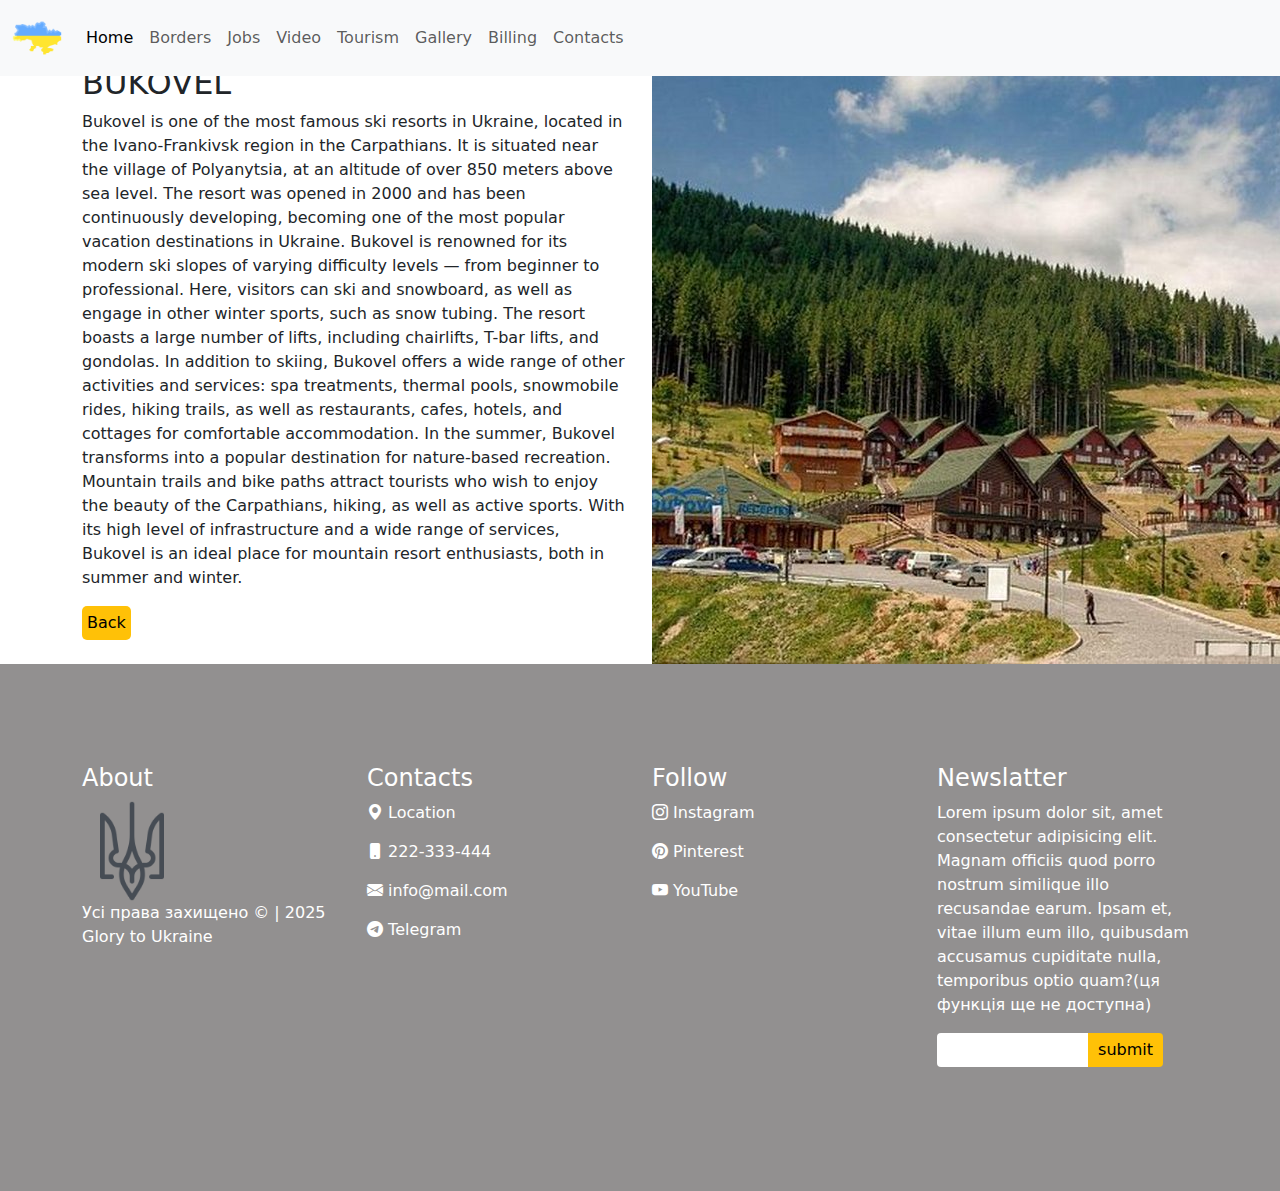
<file: Новая папка/01bukovel.html>
<!DOCTYPE html>
<html lang="en">

<head>
    <meta charset="UTF-8">
    <meta name="viewport" content="width=device-width, initial-scale=1.0">
    <title>Ukraine</title>
    <link rel="stylesheet" href="css/style.css">
    <link href="https://cdn.jsdelivr.net/npm/bootstrap@5.3.3/dist/css/bootstrap.min.css" rel="stylesheet"
        integrity="sha384-QWTKZyjpPEjISv5WaRU9OFeRpok6YctnYmDr5pNlyT2bRjXh0JMhjY6hW+ALEwIH" crossorigin="anonymous">
    <link rel="stylesheet" href="https://cdn.jsdelivr.net/npm/bootstrap-icons@1.11.3/font/bootstrap-icons.min.css">-
</head>

<body>
    <nav class="navbar navbar-expand-lg bg-body-tertiary fixed-top">
        <div class="container-fluid">
            <a class="navbar-brand" href="#">
                <img src="img/logo.png" alt="logo" style="width: 50px;">
            </a>
            <button class="navbar-toggler" type="button" data-bs-toggle="collapse" data-bs-target="#navbarNav"
                aria-controls="navbarNav" aria-expanded="false" aria-label="Toggle navigation">
                <span class="navbar-toggler-icon"></span>
            </button>
            <div class="collapse navbar-collapse" id="navbarNav">
                <ul class="navbar-nav">
                    <li class="nav-item">
                        <a class="nav-link active" aria-current="page" href="index.html">Home</a>
                    </li>
                    <li class="nav-item">
                        <a class="nav-link" href="index.html#borders">Borders</a>
                    </li>
                    <li class="nav-item">
                        <a class="nav-link" href="index.html#jobs">Jobs</a>
                    </li>
                    <li class="nav-item">
                        <a class="nav-link" href="video.html">Video</a>
                    </li>
                    <li class="nav-item">
                        <a class="nav-link" href="tourism.html">Tourism</a>
                    </li>
                    <li class="nav-item">
                        <a class="nav-link" href="gallery.html">Gallery</a>
                    </li>
                    <li class="nav-item">
                        <a class="nav-link" href="billing.html">Billing</a>
                    </li>
                    <li class="nav-item">
                        <a class="nav-link" href="contacts.html">Contacts</a>
                    </li>
                </ul>
            </div>
        </div>
    </nav>
    <main id="main">
        <section id="bukovel">
            <div class="container">
                <div class="row">
                    <div class="col-xl-6">
                        <h2>BUKOVEL</h2>
                        <p>Bukovel is one of the most famous ski resorts in Ukraine, located in the Ivano-Frankivsk region in the Carpathians. It is situated near the village of Polyanytsia, at an altitude of over 850 meters above sea level. The resort was opened in 2000 and has been continuously developing, becoming one of the most popular vacation destinations in Ukraine.

                            Bukovel is renowned for its modern ski slopes of varying difficulty levels — from beginner to professional. Here, visitors can ski and snowboard, as well as engage in other winter sports, such as snow tubing. The resort boasts a large number of lifts, including chairlifts, T-bar lifts, and gondolas.
                            
                            In addition to skiing, Bukovel offers a wide range of other activities and services: spa treatments, thermal pools, snowmobile rides, hiking trails, as well as restaurants, cafes, hotels, and cottages for comfortable accommodation.
                            
                            In the summer, Bukovel transforms into a popular destination for nature-based recreation. Mountain trails and bike paths attract tourists who wish to enjoy the beauty of the Carpathians, hiking, as well as active sports.
                            
                            With its high level of infrastructure and a wide range of services, Bukovel is an ideal place for mountain resort enthusiasts, both in summer and winter.</p>
                           <button style="border: none;  padding: 5px; background-color: #ffc107; border-radius: 5px;" onclick="window.history.back()">Back</button> 
                    </div>
                    
                    <div class="col-xl-6">
                        <img src="img/anons/05-anons.jpg" alt="">
                    </div>
                </div>
            </div>
        </section>
    </main>
    <footer id="footer">
        <div class="container">
            <div class="row">
                <div class="col-xl-3 col-md-6 footer-info pb-4">
                    <h4>About</h4>
                    <a href="index.html"><img src="img/ukraine.png" alt="logo" class="logo"></a>
                    <p>Усі права захищено © | 2025
                        Glory to Ukraine</p>
                </div>
                <div class="col-xl-3 col-md-6 footer-links pb-4">
                    <h4>Contacts</h4>
                    <ul>
                        <li><a href="https://maps.app.goo.gl/LLhSZV8zHzN7e47a8" target="_blank"><i
                                    class="bi bi-geo-alt-fill"></i> Location</a></li>
                        <li><a href="tel:+222-333-444" target="_blank"><i class="bi bi-phone-fill"></i> 222-333-444</a>
                        </li>
                        <li><a href="mailto:info@mail.com" target="_blank"><i class="bi bi-envelope-fill"></i>
                                info@mail.com</a></li>
                        <li><a href="https://t.me/+V5ZdwowkB_TPWVcL" target="_blank"> <i class="bi bi-telegram"></i>
                                Telegram</a></li>
                        

                    </ul>
                </div>
                <div class="col-xl-3 col-md-6 footer-links pb-4">
                    <h4>Follow</h4>
                    <ul>
                        <li><a href="https://www.instagram.com/tsnua/" target="_blank"><i class="bi bi-instagram"></i> Instagram</a></li>
                        <li><a href="https://ru.pinterest.com/search/pins/?q=Ukraine&rs=typed" target="_blank"><i class="bi bi-pinterest"></i> Pinterest</a></li>
                        
                        <li><a href="https://www.youtube.com/@tsn" target="_blank"><i class="bi bi-youtube"></i> YouTube</a></li>
                        
                        
                    </ul>
                </div>
                <div class="col-xl-3 col-md-6 footer-newslatter pb-4">
                    <h4>Newslatter</h4>
                    <p>Lorem ipsum dolor sit, amet consectetur adipisicing elit. Magnam officiis quod porro nostrum
                        similique illo recusandae earum. Ipsam et, vitae illum eum illo, quibusdam accusamus cupiditate
                        nulla, temporibus optio quam?(ця функція ще не доступна)</p>
                    <form action="#">
                        <input type="email" name="newslatter" id="newslatter">
                        <input type="submit" value="submit">
                    </form>
                </div>
            </div>
        </div>
    </footer>





    <script src="https://cdn.jsdelivr.net/npm/bootstrap@5.3.3/dist/js/bootstrap.bundle.min.js"
        integrity="sha384-YvpcrYf0tY3lHB60NNkmXc5s9fDVZLESaAA55NDzOxhy9GkcIdslK1eN7N6jIeHz"
        crossorigin="anonymous"></script>
</body>

</html>
</file>
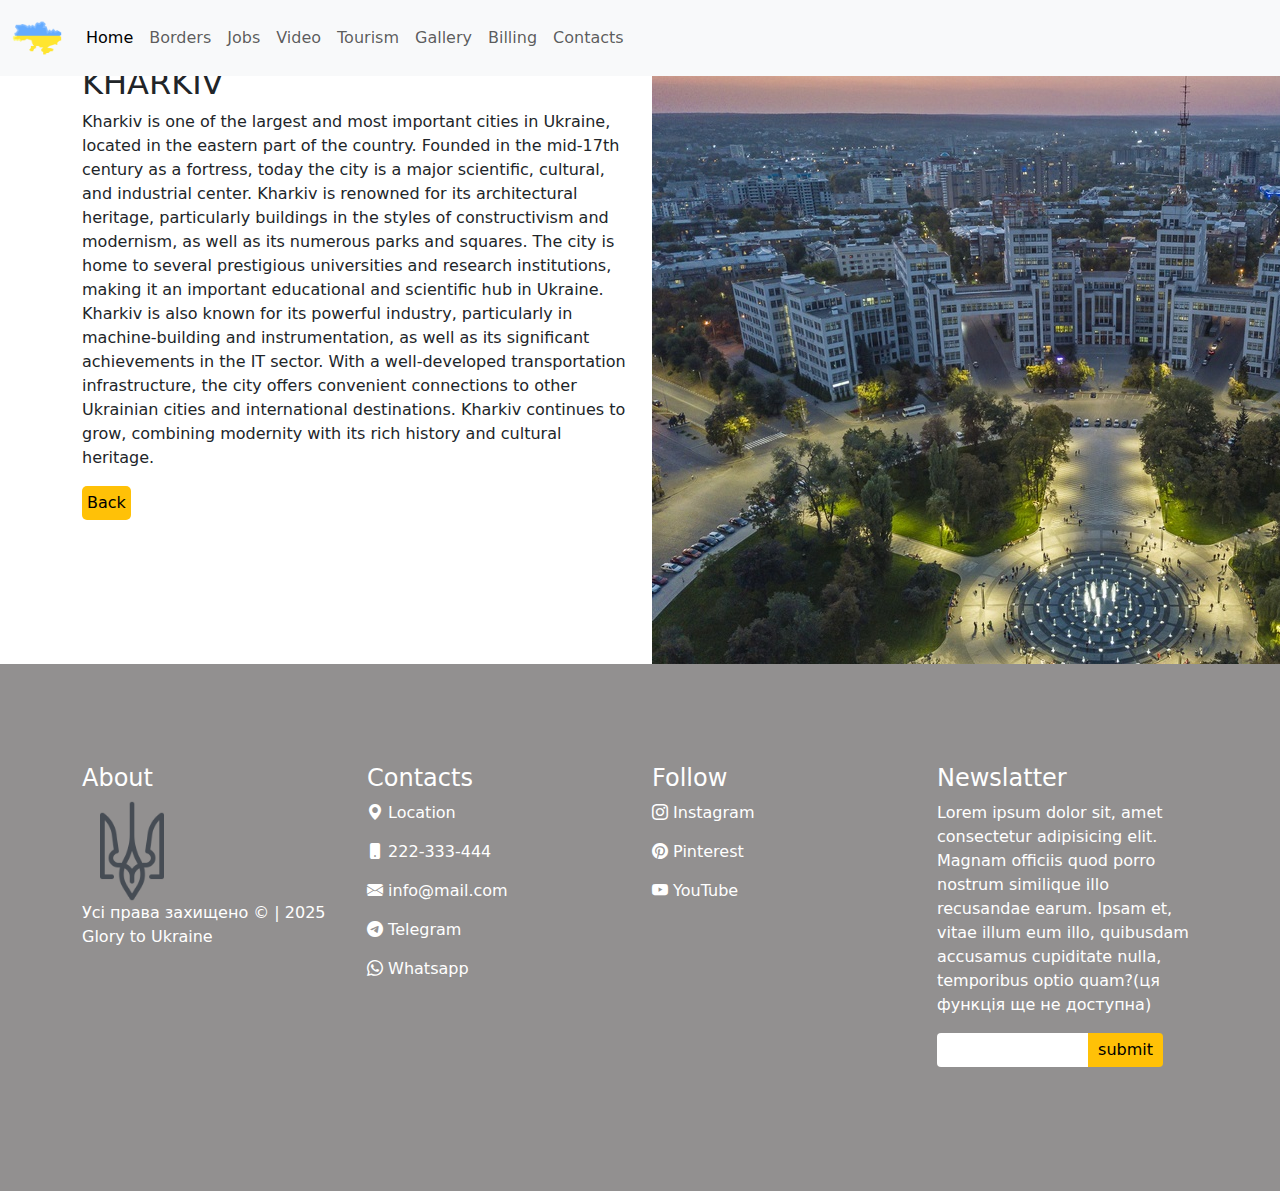
<file: Новая папка/01kharkiv.html>
<!DOCTYPE html>
<html lang="en">

<head>
    <meta charset="UTF-8">
    <meta name="viewport" content="width=device-width, initial-scale=1.0">
    <title>Ukraine</title>
    <link rel="stylesheet" href="css/style.css">
    <link href="https://cdn.jsdelivr.net/npm/bootstrap@5.3.3/dist/css/bootstrap.min.css" rel="stylesheet"
        integrity="sha384-QWTKZyjpPEjISv5WaRU9OFeRpok6YctnYmDr5pNlyT2bRjXh0JMhjY6hW+ALEwIH" crossorigin="anonymous">
    <link rel="stylesheet" href="https://cdn.jsdelivr.net/npm/bootstrap-icons@1.11.3/font/bootstrap-icons.min.css">-
</head>

<body>
    <nav class="navbar navbar-expand-lg bg-body-tertiary fixed-top">
        <div class="container-fluid">
            <a class="navbar-brand" href="#">
                <img src="img/logo.png" alt="logo" style="width: 50px;">
            </a>
            <button class="navbar-toggler" type="button" data-bs-toggle="collapse" data-bs-target="#navbarNav"
                aria-controls="navbarNav" aria-expanded="false" aria-label="Toggle navigation">
                <span class="navbar-toggler-icon"></span>
            </button>
            <div class="collapse navbar-collapse" id="navbarNav">
                <ul class="navbar-nav">
                    <li class="nav-item">
                        <a class="nav-link active" aria-current="page" href="index.html">Home</a>
                    </li>
                    <li class="nav-item">
                        <a class="nav-link" href="index.html#borders">Borders</a>
                    </li>
                    <li class="nav-item">
                        <a class="nav-link" href="index.html#jobs">Jobs</a>
                    </li>
                    <li class="nav-item">
                        <a class="nav-link" href="video.html">Video</a>
                    </li>
                    <li class="nav-item">
                        <a class="nav-link" href="tourism.html">Tourism</a>
                    </li>
                    <li class="nav-item">
                        <a class="nav-link" href="gallery.html">Gallery</a>
                    </li>
                    <li class="nav-item">
                        <a class="nav-link" href="billing.html">Billing</a>
                    </li>
                    <li class="nav-item">
                        <a class="nav-link" href="contacts.html">Contacts</a>
                    </li>
                </ul>
            </div>
        </div>
    </nav>
    <main id="main">
        <section id="kharkiv">
            <div class="container">
                <div class="row">
                    <div class="col-xl-6">
                        <h2>KHARKIV</h2>
                        <p>Kharkiv is one of the largest and most important cities in Ukraine, located in the eastern part of the country. Founded in the mid-17th century as a fortress, today the city is a major scientific, cultural, and industrial center. Kharkiv is renowned for its architectural heritage, particularly buildings in the styles of constructivism and modernism, as well as its numerous parks and squares. The city is home to several prestigious universities and research institutions, making it an important educational and scientific hub in Ukraine. Kharkiv is also known for its powerful industry, particularly in machine-building and instrumentation, as well as its significant achievements in the IT sector. With a well-developed transportation infrastructure, the city offers convenient connections to other Ukrainian cities and international destinations. Kharkiv continues to grow, combining modernity with its rich history and cultural heritage.</p>
                        <button style="border: none;  padding: 5px; background-color: #ffc107; border-radius: 5px;" onclick="window.history.back()">Back</button>
                    </div>
                    <div class="col-xl-6">
                        <img src="img/anons/06-anons.jpg" alt="">
                    </div>
                </div>
            </div>
        </section>
    </main>
    <footer id="footer">
        <div class="container">
            <div class="row">
                <div class="col-xl-3 col-md-6 footer-info pb-4">
                    <h4>About</h4>
                    <a href="index.html"><img src="img/ukraine.png" alt="logo" class="logo"></a>
                    <p>Усі права захищено © | 2025
                        Glory to Ukraine</p>
                </div>
                <div class="col-xl-3 col-md-6 footer-links pb-4">
                    <h4>Contacts</h4>
                    <ul>
                        <li><a href="https://maps.app.goo.gl/LLhSZV8zHzN7e47a8" target="_blank"><i
                                    class="bi bi-geo-alt-fill"></i> Location</a></li>
                        <li><a href="tel:+222-333-444" target="_blank"><i class="bi bi-phone-fill"></i> 222-333-444</a>
                        </li>
                        <li><a href="mailto:info@mail.com" target="_blank"><i class="bi bi-envelope-fill"></i>
                                info@mail.com</a></li>
                        <li><a href="https://t.me/+V5ZdwowkB_TPWVcL" target="_blank"> <i class="bi bi-telegram"></i>
                                Telegram</a></li>
                        <li><a href="#" target="_blank"><i class="bi bi-whatsapp"></i> Whatsapp</a></li>

                    </ul>
                </div>
                <div class="col-xl-3 col-md-6 footer-links pb-4">
                    <h4>Follow</h4>
                    <ul>
                        <li><a href="https://www.instagram.com/tsnua/" target="_blank"><i class="bi bi-instagram"></i> Instagram</a></li>
                        <li><a href="https://ru.pinterest.com/search/pins/?q=Ukraine&rs=typed" target="_blank"><i class="bi bi-pinterest"></i> Pinterest</a></li>
                        
                        <li><a href="https://www.youtube.com/@tsn" target="_blank"><i class="bi bi-youtube"></i> YouTube</a></li>
                    </ul>
                </div>
                <div class="col-xl-3 col-md-6 footer-newslatter pb-4">
                    <h4>Newslatter</h4>
                    <p>Lorem ipsum dolor sit, amet consectetur adipisicing elit. Magnam officiis quod porro nostrum
                        similique illo recusandae earum. Ipsam et, vitae illum eum illo, quibusdam accusamus cupiditate
                        nulla, temporibus optio quam?(ця функція ще не доступна)</p>
                    <form action="#">
                        <input type="email" name="newslatter" id="newslatter">
                        <input type="submit" value="submit">
                    </form>
                </div>
            </div>
        </div>
    </footer>





    <script src="https://cdn.jsdelivr.net/npm/bootstrap@5.3.3/dist/js/bootstrap.bundle.min.js"
        integrity="sha384-YvpcrYf0tY3lHB60NNkmXc5s9fDVZLESaAA55NDzOxhy9GkcIdslK1eN7N6jIeHz"
        crossorigin="anonymous"></script>
</body>

</html>
</file>
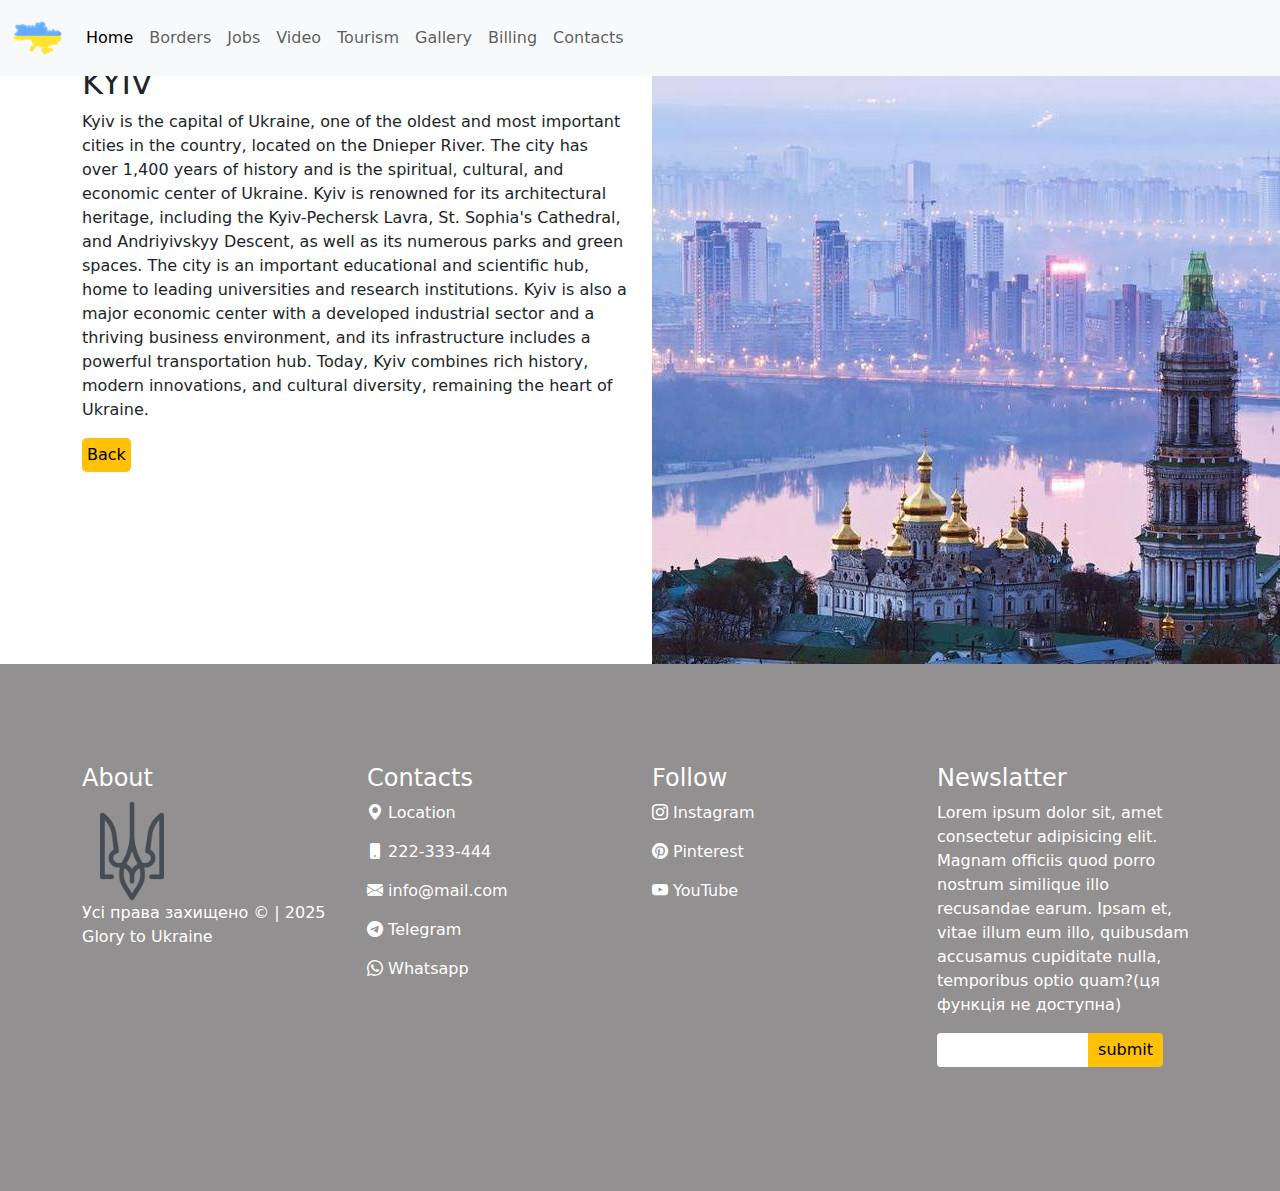
<file: Новая папка/01kyiv.html>
<!DOCTYPE html>
<html lang="en">

<head>
    <meta charset="UTF-8">
    <meta name="viewport" content="width=device-width, initial-scale=1.0">
    <title>Ukraine</title>
    <link rel="stylesheet" href="css/style.css">
    <link href="https://cdn.jsdelivr.net/npm/bootstrap@5.3.3/dist/css/bootstrap.min.css" rel="stylesheet"
        integrity="sha384-QWTKZyjpPEjISv5WaRU9OFeRpok6YctnYmDr5pNlyT2bRjXh0JMhjY6hW+ALEwIH" crossorigin="anonymous">
    <link rel="stylesheet" href="https://cdn.jsdelivr.net/npm/bootstrap-icons@1.11.3/font/bootstrap-icons.min.css">-
</head>

<body>
    <nav class="navbar navbar-expand-lg bg-body-tertiary fixed-top">
        <div class="container-fluid">
            <a class="navbar-brand" href="#">
                <img src="img/logo.png" alt="logo" style="width: 50px;">
            </a>
            <button class="navbar-toggler" type="button" data-bs-toggle="collapse" data-bs-target="#navbarNav"
                aria-controls="navbarNav" aria-expanded="false" aria-label="Toggle navigation">
                <span class="navbar-toggler-icon"></span>
            </button>
            <div class="collapse navbar-collapse" id="navbarNav">
                <ul class="navbar-nav">
                    <li class="nav-item">
                        <a class="nav-link active" aria-current="page" href="index.html">Home</a>
                    </li>
                    <li class="nav-item">
                        <a class="nav-link" href="index.html#borders">Borders</a>
                    </li>
                    <li class="nav-item">
                        <a class="nav-link" href="index.html#jobs">Jobs</a>
                    </li>
                    <li class="nav-item">
                        <a class="nav-link" href="video.html">Video</a>
                    </li>
                    <li class="nav-item">
                        <a class="nav-link" href="tourism.html">Tourism</a>
                    </li>
                    <li class="nav-item">
                        <a class="nav-link" href="gallery.html">Gallery</a>
                    </li>
                    <li class="nav-item">
                        <a class="nav-link" href="billing.html">Billing</a>
                    </li>
                    <li class="nav-item">
                        <a class="nav-link" href="contacts.html">Contacts</a>
                    </li>
                </ul>
            </div>
        </div>
    </nav>
    <main id="main">
        <section id="kyiv">
            <div class="container">
                <div class="row">
                    <div class="col-xl-6">
                        <h2>KYIV</h2>
                        <p>Kyiv is the capital of Ukraine, one of the oldest and most important cities in the country, located on the Dnieper River. The city has over 1,400 years of history and is the spiritual, cultural, and economic center of Ukraine. Kyiv is renowned for its architectural heritage, including the Kyiv-Pechersk Lavra, St. Sophia's Cathedral, and Andriyivskyy Descent, as well as its numerous parks and green spaces. The city is an important educational and scientific hub, home to leading universities and research institutions. Kyiv is also a major economic center with a developed industrial sector and a thriving business environment, and its infrastructure includes a powerful transportation hub. Today, Kyiv combines rich history, modern innovations, and cultural diversity, remaining the heart of Ukraine.</p>
                        <button style="border: none;  padding: 5px; background-color: #ffc107; border-radius: 5px;" onclick="window.history.back()">Back</button>
                    </div>
                    <div class="col-xl-6">
                        <img src="img/anons/03-anons.jpg" alt="">
                    </div>
                </div>
            </div>
        </section>
    </main>
    <footer id="footer">
        <div class="container">
            <div class="row">
                <div class="col-xl-3 col-md-6 footer-info pb-4">
                    <h4>About</h4>
                    <a href="index.html"><img src="img/ukraine.png" alt="logo" class="logo"></a>
                    <p>Усі права захищено © | 2025
                        Glory to Ukraine</p>
                </div>
                <div class="col-xl-3 col-md-6 footer-links pb-4">
                    <h4>Contacts</h4>
                    <ul>
                        <li><a href="https://maps.app.goo.gl/LLhSZV8zHzN7e47a8" target="_blank"><i
                                    class="bi bi-geo-alt-fill"></i> Location</a></li>
                        <li><a href="tel:+222-333-444" target="_blank"><i class="bi bi-phone-fill"></i> 222-333-444</a>
                        </li>
                        <li><a href="mailto:info@mail.com" target="_blank"><i class="bi bi-envelope-fill"></i>
                                info@mail.com</a></li>
                        <li><a href="https://t.me/+V5ZdwowkB_TPWVcL" target="_blank"> <i class="bi bi-telegram"></i>
                                Telegram</a></li>
                        <li><a href="#" target="_blank"><i class="bi bi-whatsapp"></i> Whatsapp</a></li>

                    </ul>
                </div>
                <div class="col-xl-3 col-md-6 footer-links pb-4">
                    <h4>Follow</h4>
                    <ul>
                        <li><a href="https://www.instagram.com/tsnua/" target="_blank"><i class="bi bi-instagram"></i> Instagram</a></li>
                        <li><a href="https://ru.pinterest.com/search/pins/?q=Ukraine&rs=typed" target="_blank"><i class="bi bi-pinterest"></i> Pinterest</a></li>
                        
                        <li><a href="https://www.youtube.com/@tsn" target="_blank"><i class="bi bi-youtube"></i> YouTube</a></li>
                    </ul>
                </div>
                <div class="col-xl-3 col-md-6 footer-newslatter pb-4">
                    <h4>Newslatter</h4>
                    <p>Lorem ipsum dolor sit, amet consectetur adipisicing elit. Magnam officiis quod porro nostrum
                        similique illo recusandae earum. Ipsam et, vitae illum eum illo, quibusdam accusamus cupiditate
                        nulla, temporibus optio quam?(ця функція не доступна)</p>
                    <form action="#">
                        <input type="email" name="newslatter" id="newslatter">
                        <input type="submit" value="submit">
                    </form>
                </div>
            </div>
        </div>
    </footer>





    <script src="https://cdn.jsdelivr.net/npm/bootstrap@5.3.3/dist/js/bootstrap.bundle.min.js"
        integrity="sha384-YvpcrYf0tY3lHB60NNkmXc5s9fDVZLESaAA55NDzOxhy9GkcIdslK1eN7N6jIeHz"
        crossorigin="anonymous"></script>
</body>

</html>
</file>
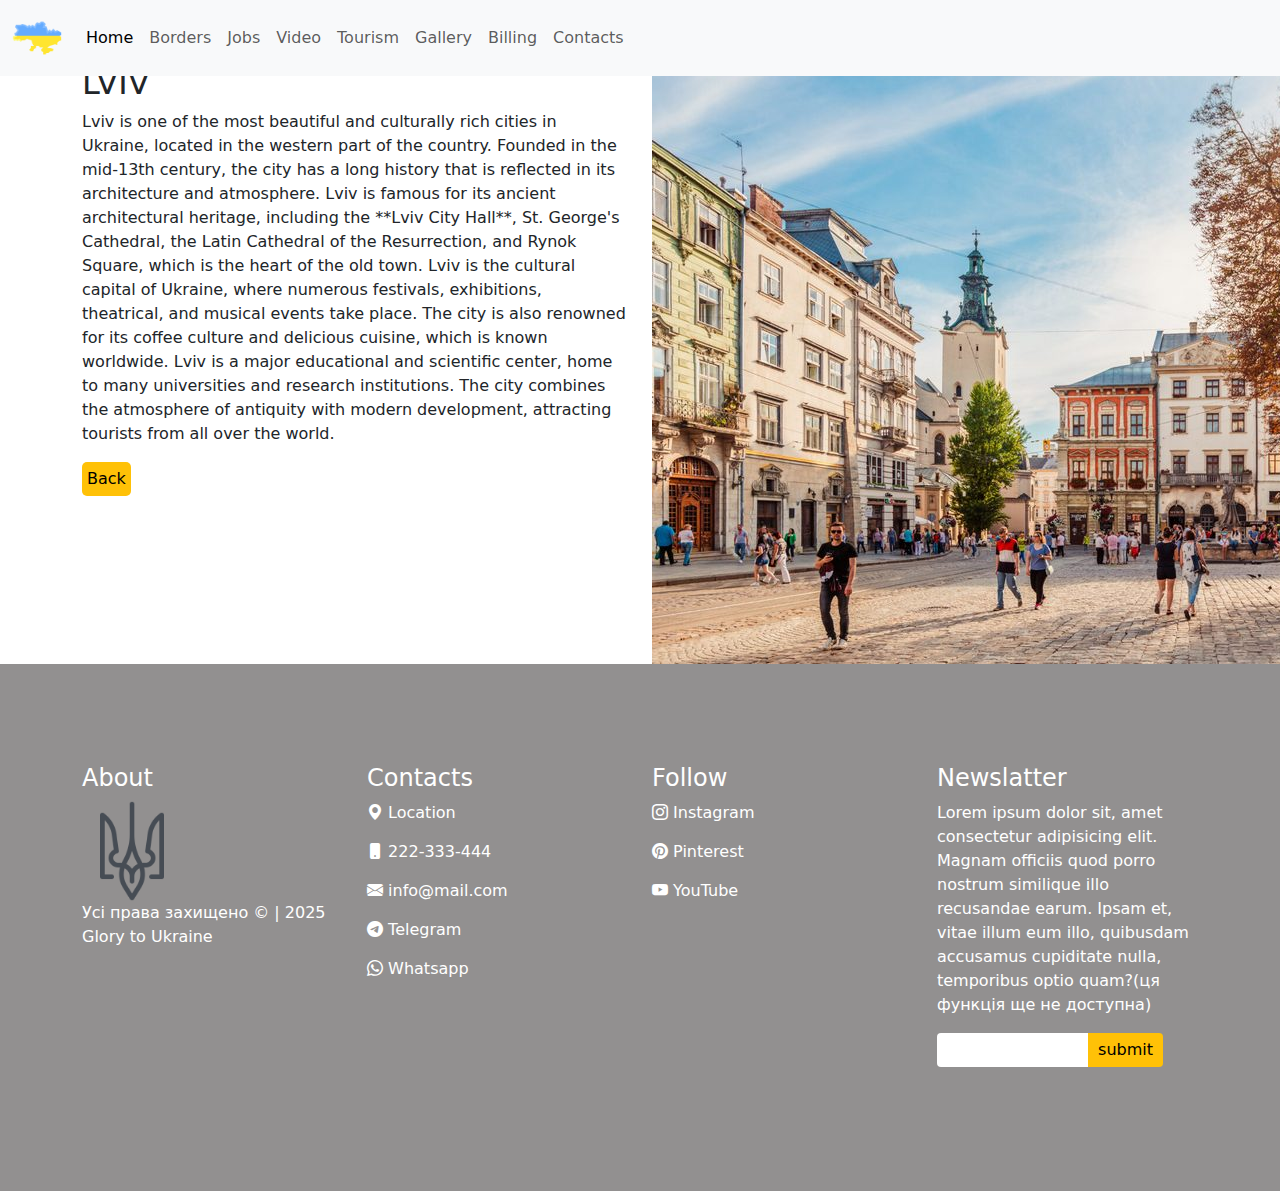
<file: Новая папка/01lviv.html>
<!DOCTYPE html>
<html lang="en">

<head>
    <meta charset="UTF-8">
    <meta name="viewport" content="width=device-width, initial-scale=1.0">
    <title>Ukraine</title>
    <link rel="stylesheet" href="css/style.css">
    <link href="https://cdn.jsdelivr.net/npm/bootstrap@5.3.3/dist/css/bootstrap.min.css" rel="stylesheet"
        integrity="sha384-QWTKZyjpPEjISv5WaRU9OFeRpok6YctnYmDr5pNlyT2bRjXh0JMhjY6hW+ALEwIH" crossorigin="anonymous">
    <link rel="stylesheet" href="https://cdn.jsdelivr.net/npm/bootstrap-icons@1.11.3/font/bootstrap-icons.min.css">-
</head>

<body>
    <nav class="navbar navbar-expand-lg bg-body-tertiary fixed-top">
        <div class="container-fluid">
            <a class="navbar-brand" href="#">
                <img src="img/logo.png" alt="logo" style="width: 50px;">
            </a>
            <button class="navbar-toggler" type="button" data-bs-toggle="collapse" data-bs-target="#navbarNav"
                aria-controls="navbarNav" aria-expanded="false" aria-label="Toggle navigation">
                <span class="navbar-toggler-icon"></span>
            </button>
            <div class="collapse navbar-collapse" id="navbarNav">
                <ul class="navbar-nav">
                    <li class="nav-item">
                        <a class="nav-link active" aria-current="page" href="index.html">Home</a>
                    </li>
                    <li class="nav-item">
                        <a class="nav-link" href="index.html#borders">Borders</a>
                    </li>
                    <li class="nav-item">
                        <a class="nav-link" href="index.html#jobs">Jobs</a>
                    </li>
                    <li class="nav-item">
                        <a class="nav-link" href="video.html">Video</a>
                    </li>
                    <li class="nav-item">
                        <a class="nav-link" href="tourism.html">Tourism</a>
                    </li>
                    <li class="nav-item">
                        <a class="nav-link" href="gallery.html">Gallery</a>
                    </li>
                    <li class="nav-item">
                        <a class="nav-link" href="billing.html">Billing</a>
                    </li>
                    <li class="nav-item">
                        <a class="nav-link" href="contacts.html">Contacts</a>
                    </li>
                </ul>
            </div>
        </div>
    </nav>
    <main id="main">
        <section id="lviv">
            <div class="container">
                <div class="row">
                    <div class="col-xl-6">
                        <h2>LVIV</h2>
                        <p>Lviv is one of the most beautiful and culturally rich cities in Ukraine, located in the western part of the country. Founded in the mid-13th century, the city has a long history that is reflected in its architecture and atmosphere. Lviv is famous for its ancient architectural heritage, including the **Lviv City Hall**, St. George's Cathedral, the Latin Cathedral of the Resurrection, and Rynok Square, which is the heart of the old town. Lviv is the cultural capital of Ukraine, where numerous festivals, exhibitions, theatrical, and musical events take place. The city is also renowned for its coffee culture and delicious cuisine, which is known worldwide. Lviv is a major educational and scientific center, home to many universities and research institutions. The city combines the atmosphere of antiquity with modern development, attracting tourists from all over the world.</p>
                        <button style="border: none;  padding: 5px; background-color: #ffc107; border-radius: 5px;" onclick="window.history.back()">Back</button>
                    </div>
                    <div class="col-xl-6">
                        <img src="img/anons/04-anons.jpg" alt="">
                    </div>
                </div>
            </div>
        </section>
    </main>
    <footer id="footer">
        <div class="container">
            <div class="row">
                <div class="col-xl-3 col-md-6 footer-info pb-4">
                    <h4>About</h4>
                    <a href="index.html"><img src="img/ukraine.png" alt="logo" class="logo"></a>
                    <p>Усі права захищено © | 2025
                        Glory to Ukraine</p>
                </div>
                <div class="col-xl-3 col-md-6 footer-links pb-4">
                    <h4>Contacts</h4>
                    <ul>
                        <li><a href="https://maps.app.goo.gl/LLhSZV8zHzN7e47a8" target="_blank"><i
                                    class="bi bi-geo-alt-fill"></i> Location</a></li>
                        <li><a href="tel:+222-333-444" target="_blank"><i class="bi bi-phone-fill"></i> 222-333-444</a>
                        </li>
                        <li><a href="mailto:info@mail.com" target="_blank"><i class="bi bi-envelope-fill"></i>
                                info@mail.com</a></li>
                        <li><a href="https://t.me/+V5ZdwowkB_TPWVcL" target="_blank"> <i class="bi bi-telegram"></i>
                                Telegram</a></li>
                        <li><a href="#" target="_blank"><i class="bi bi-whatsapp"></i> Whatsapp</a></li>

                    </ul>
                </div>
                <div class="col-xl-3 col-md-6 footer-links pb-4">
                    <h4>Follow</h4>
                    <ul>
                        <li><a href="https://www.instagram.com/tsnua/" target="_blank"><i class="bi bi-instagram"></i> Instagram</a></li>
                        <li><a href="https://ru.pinterest.com/search/pins/?q=Ukraine&rs=typed" target="_blank"><i class="bi bi-pinterest"></i> Pinterest</a></li>
                        
                        <li><a href="https://www.youtube.com/@tsn" target="_blank"><i class="bi bi-youtube"></i> YouTube</a></li>
                    </ul>
                </div>
                <div class="col-xl-3 col-md-6 footer-newslatter pb-4">
                    <h4>Newslatter</h4>
                    <p>Lorem ipsum dolor sit, amet consectetur adipisicing elit. Magnam officiis quod porro nostrum
                        similique illo recusandae earum. Ipsam et, vitae illum eum illo, quibusdam accusamus cupiditate
                        nulla, temporibus optio quam?(ця функція ще не доступна)</p>
                    <form action="#">
                        <input type="email" name="newslatter" id="newslatter">
                        <input type="submit" value="submit">
                    </form>
                </div>
            </div>
        </div>
    </footer>





    <script src="https://cdn.jsdelivr.net/npm/bootstrap@5.3.3/dist/js/bootstrap.bundle.min.js"
        integrity="sha384-YvpcrYf0tY3lHB60NNkmXc5s9fDVZLESaAA55NDzOxhy9GkcIdslK1eN7N6jIeHz"
        crossorigin="anonymous"></script>
</body>

</html>
</file>
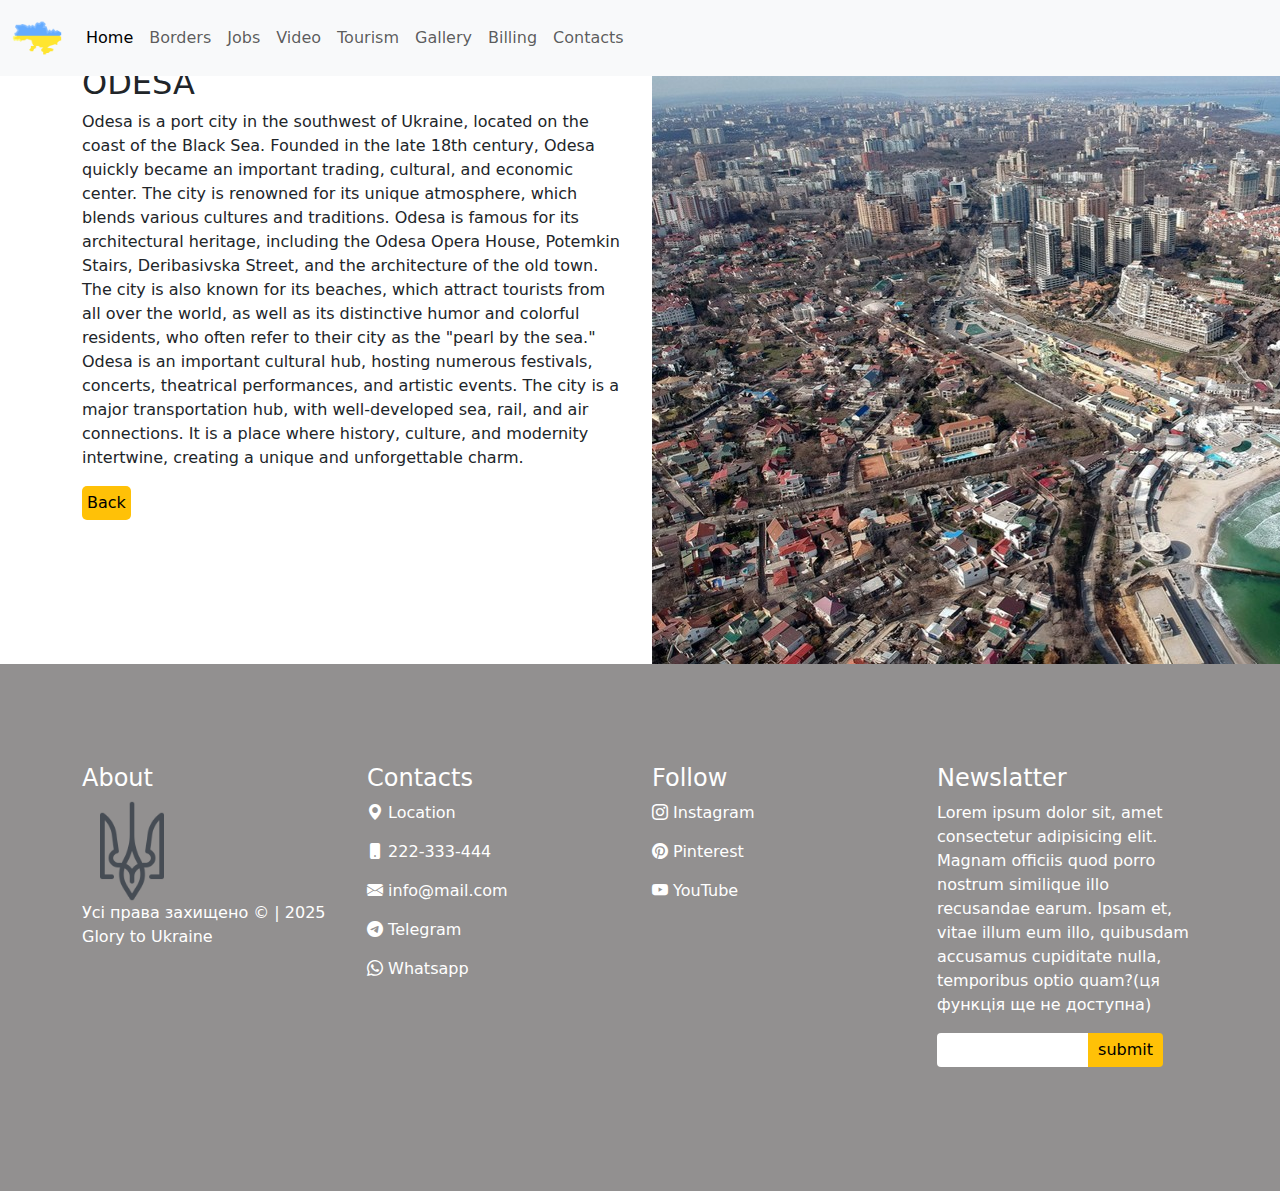
<file: Новая папка/01odesa.html>
<!DOCTYPE html>
<html lang="en">

<head>
    <meta charset="UTF-8">
    <meta name="viewport" content="width=device-width, initial-scale=1.0">
    <title>Ukraine</title>
    <link rel="stylesheet" href="css/style.css">
    <link href="https://cdn.jsdelivr.net/npm/bootstrap@5.3.3/dist/css/bootstrap.min.css" rel="stylesheet"
        integrity="sha384-QWTKZyjpPEjISv5WaRU9OFeRpok6YctnYmDr5pNlyT2bRjXh0JMhjY6hW+ALEwIH" crossorigin="anonymous">
    <link rel="stylesheet" href="https://cdn.jsdelivr.net/npm/bootstrap-icons@1.11.3/font/bootstrap-icons.min.css">-
</head>

<body>
    <nav class="navbar navbar-expand-lg bg-body-tertiary fixed-top">
        <div class="container-fluid">
            <a class="navbar-brand" href="#">
                <img src="img/logo.png" alt="logo" style="width: 50px;">
            </a>
            <button class="navbar-toggler" type="button" data-bs-toggle="collapse" data-bs-target="#navbarNav"
                aria-controls="navbarNav" aria-expanded="false" aria-label="Toggle navigation">
                <span class="navbar-toggler-icon"></span>
            </button>
            <div class="collapse navbar-collapse" id="navbarNav">
                <ul class="navbar-nav">
                    <li class="nav-item">
                        <a class="nav-link active" aria-current="page" href="index.html">Home</a>
                    </li>
                    <li class="nav-item">
                        <a class="nav-link" href="index.html#borders">Borders</a>
                    </li>
                    <li class="nav-item">
                        <a class="nav-link" href="index.html#jobs">Jobs</a>
                    </li>
                    <li class="nav-item">
                        <a class="nav-link" href="video.html">Video</a>
                    </li>
                    <li class="nav-item">
                        <a class="nav-link" href="tourism.html">Tourism</a>
                    </li>
                    <li class="nav-item">
                        <a class="nav-link" href="gallery.html">Gallery</a>
                    </li>
                    <li class="nav-item">
                        <a class="nav-link" href="billing.html">Billing</a>
                    </li>
                    <li class="nav-item">
                        <a class="nav-link" href="contacts.html">Contacts</a>
                    </li>
                </ul>
            </div>
        </div>
    </nav>
    <main id="main">
        <section id="odesa">
            <div class="container">
                <div class="row">
                    <div class="col-xl-6">
                        <h2>ODESA</h2>
                        <p>Odesa is a port city in the southwest of Ukraine, located on the coast of the Black Sea. Founded in the late 18th century, Odesa quickly became an important trading, cultural, and economic center. The city is renowned for its unique atmosphere, which blends various cultures and traditions. Odesa is famous for its architectural heritage, including the Odesa Opera House, Potemkin Stairs, Deribasivska Street, and the architecture of the old town. The city is also known for its beaches, which attract tourists from all over the world, as well as its distinctive humor and colorful residents, who often refer to their city as the "pearl by the sea." Odesa is an important cultural hub, hosting numerous festivals, concerts, theatrical performances, and artistic events. The city is a major transportation hub, with well-developed sea, rail, and air connections. It is a place where history, culture, and modernity intertwine, creating a unique and unforgettable charm.</p>
                        <button style="border: none;  padding: 5px; background-color: #ffc107; border-radius: 5px;" onclick="window.history.back()">Back</button>
                    </div>
                    <div class="col-xl-6">
                        <img src="img/anons/02-anons.jpg" alt="">
                    </div>
                </div>
            </div>
        </section>
    </main>
    <footer id="footer">
        <div class="container">
            <div class="row">
                <div class="col-xl-3 col-md-6 footer-info pb-4">
                    <h4>About</h4>
                    <a href="index.html"><img src="img/ukraine.png" alt="logo" class="logo"></a>
                    <p>Усі права захищено © | 2025
                        Glory to Ukraine</p>
                </div>
                <div class="col-xl-3 col-md-6 footer-links pb-4">
                    <h4>Contacts</h4>
                    <ul>
                        <li><a href="https://maps.app.goo.gl/LLhSZV8zHzN7e47a8" target="_blank"><i
                                    class="bi bi-geo-alt-fill"></i> Location</a></li>
                        <li><a href="tel:+222-333-444" target="_blank"><i class="bi bi-phone-fill"></i> 222-333-444</a>
                        </li>
                        <li><a href="mailto:info@mail.com" target="_blank"><i class="bi bi-envelope-fill"></i>
                                info@mail.com</a></li>
                        <li><a href="https://t.me/+V5ZdwowkB_TPWVcL" target="_blank"> <i class="bi bi-telegram"></i>
                                Telegram</a></li>
                        <li><a href="#" target="_blank"><i class="bi bi-whatsapp"></i> Whatsapp</a></li>

                    </ul>
                </div>
                <div class="col-xl-3 col-md-6 footer-links pb-4">
                    <h4>Follow</h4>
                    <ul>
                        <li><a href="https://www.instagram.com/tsnua/" target="_blank"><i class="bi bi-instagram"></i> Instagram</a></li>
                        <li><a href="https://ru.pinterest.com/search/pins/?q=Ukraine&rs=typed" target="_blank"><i class="bi bi-pinterest"></i> Pinterest</a></li>
                        
                        <li><a href="https://www.youtube.com/@tsn" target="_blank"><i class="bi bi-youtube"></i> YouTube</a></li>
                    </ul>
                </div>
                <div class="col-xl-3 col-md-6 footer-newslatter pb-4">
                    <h4>Newslatter</h4>
                    <p>Lorem ipsum dolor sit, amet consectetur adipisicing elit. Magnam officiis quod porro nostrum
                        similique illo recusandae earum. Ipsam et, vitae illum eum illo, quibusdam accusamus cupiditate
                        nulla, temporibus optio quam?(ця функція ще не доступна)</p>
                    <form action="#">
                        <input type="email" name="newslatter" id="newslatter">
                        <input type="submit" value="submit">
                    </form>
                </div>
            </div>
        </div>
    </footer>





    <script src="https://cdn.jsdelivr.net/npm/bootstrap@5.3.3/dist/js/bootstrap.bundle.min.js"
        integrity="sha384-YvpcrYf0tY3lHB60NNkmXc5s9fDVZLESaAA55NDzOxhy9GkcIdslK1eN7N6jIeHz"
        crossorigin="anonymous"></script>
</body>

</html>
</file>
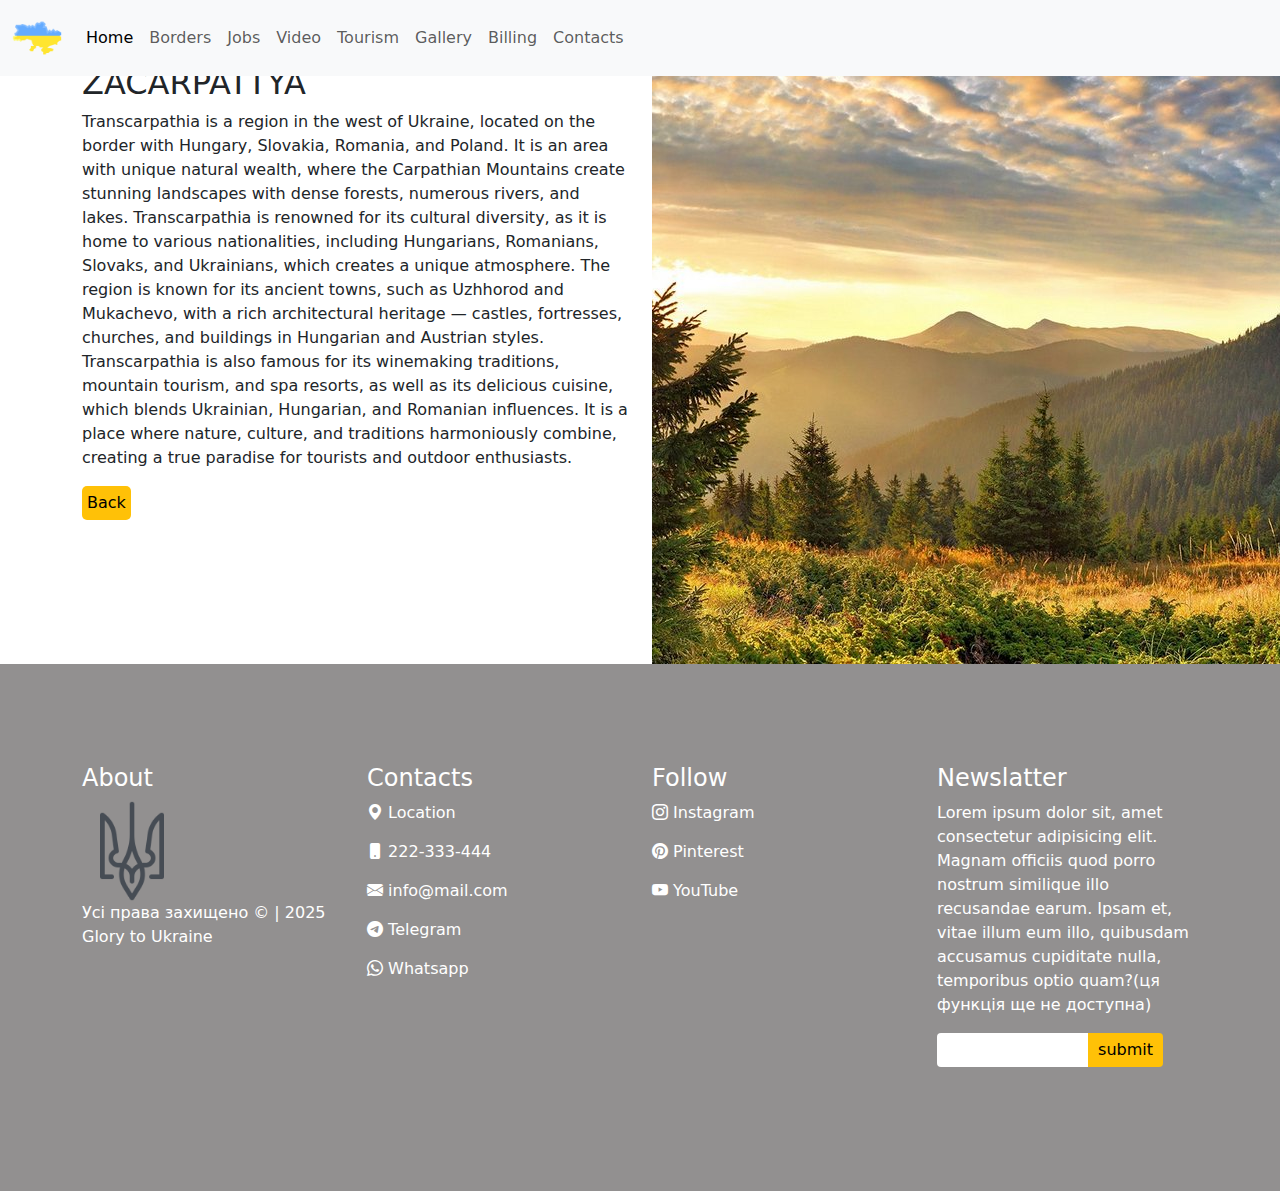
<file: Новая папка/01zacarpattya.html>
<!DOCTYPE html>
<html lang="en">

<head>
    <meta charset="UTF-8">
    <meta name="viewport" content="width=device-width, initial-scale=1.0">
    <title>Ukraine</title>
    <link rel="stylesheet" href="css/style.css">
    <link href="https://cdn.jsdelivr.net/npm/bootstrap@5.3.3/dist/css/bootstrap.min.css" rel="stylesheet"
        integrity="sha384-QWTKZyjpPEjISv5WaRU9OFeRpok6YctnYmDr5pNlyT2bRjXh0JMhjY6hW+ALEwIH" crossorigin="anonymous">
    <link rel="stylesheet" href="https://cdn.jsdelivr.net/npm/bootstrap-icons@1.11.3/font/bootstrap-icons.min.css">-
</head>

<body>
    <nav class="navbar navbar-expand-lg bg-body-tertiary fixed-top">
        <div class="container-fluid">
            <a class="navbar-brand" href="#">
                <img src="img/logo.png" alt="logo" style="width: 50px;">
            </a>
            <button class="navbar-toggler" type="button" data-bs-toggle="collapse" data-bs-target="#navbarNav"
                aria-controls="navbarNav" aria-expanded="false" aria-label="Toggle navigation">
                <span class="navbar-toggler-icon"></span>
            </button>
            <div class="collapse navbar-collapse" id="navbarNav">
                <ul class="navbar-nav">
                    <li class="nav-item">
                        <a class="nav-link active" aria-current="page" href="index.html">Home</a>
                    </li>
                    <li class="nav-item">
                        <a class="nav-link" href="index.html#borders">Borders</a>
                    </li>
                    <li class="nav-item">
                        <a class="nav-link" href="index.html#jobs">Jobs</a>
                    </li>
                    <li class="nav-item">
                        <a class="nav-link" href="video.html">Video</a>
                    </li>
                    <li class="nav-item">
                        <a class="nav-link" href="tourism.html">Tourism</a>
                    </li>
                    <li class="nav-item">
                        <a class="nav-link" href="gallery.html">Gallery</a>
                    </li>
                    <li class="nav-item">
                        <a class="nav-link" href="billing.html">Billing</a>
                    </li>
                    <li class="nav-item">
                        <a class="nav-link" href="contacts.html">Contacts</a>
                    </li>
                </ul>
            </div>
        </div>
    </nav>
    <main id="main">
        <section id="zacarpattya">
            <div class="container">
                <div class="row">
                    <div class="col-xl-6">
                        <h2>ZACARPATTYA</h2>
                        <p>Transcarpathia is a region in the west of Ukraine, located on the border with Hungary, Slovakia, Romania, and Poland. It is an area with unique natural wealth, where the Carpathian Mountains create stunning landscapes with dense forests, numerous rivers, and lakes. Transcarpathia is renowned for its cultural diversity, as it is home to various nationalities, including Hungarians, Romanians, Slovaks, and Ukrainians, which creates a unique atmosphere. The region is known for its ancient towns, such as Uzhhorod and Mukachevo, with a rich architectural heritage — castles, fortresses, churches, and buildings in Hungarian and Austrian styles. Transcarpathia is also famous for its winemaking traditions, mountain tourism, and spa resorts, as well as its delicious cuisine, which blends Ukrainian, Hungarian, and Romanian influences. It is a place where nature, culture, and traditions harmoniously combine, creating a true paradise for tourists and outdoor enthusiasts.</p>
                        <button style="border: none;  padding: 5px; background-color: #ffc107; border-radius: 5px;" onclick="window.history.back()">Back</button>
                    </div>
                    <div class="col-xl-6">
                        <img src="img/anons/01-anons.jpg" alt="">
                    </div>
                </div>
            </div>
        </section>
    </main>
    <footer id="footer">
        <div class="container">
            <div class="row">
                <div class="col-xl-3 col-md-6 footer-info pb-4">
                    <h4>About</h4>
                    <a href="index.html"><img src="img/ukraine.png" alt="logo" class="logo"></a>
                    <p>Усі права захищено © | 2025
                        Glory to Ukraine</p>
                </div>
                <div class="col-xl-3 col-md-6 footer-links pb-4">
                    <h4>Contacts</h4>
                    <ul>
                        <li><a href="https://maps.app.goo.gl/LLhSZV8zHzN7e47a8" target="_blank"><i
                                    class="bi bi-geo-alt-fill"></i> Location</a></li>
                        <li><a href="tel:+222-333-444" target="_blank"><i class="bi bi-phone-fill"></i> 222-333-444</a>
                        </li>
                        <li><a href="mailto:info@mail.com" target="_blank"><i class="bi bi-envelope-fill"></i>
                                info@mail.com</a></li>
                        <li><a href="https://t.me/+V5ZdwowkB_TPWVcL" target="_blank"> <i class="bi bi-telegram"></i>
                                Telegram</a></li>
                        <li><a href="#" target="_blank"><i class="bi bi-whatsapp"></i> Whatsapp</a></li>

                    </ul>
                </div>
                <div class="col-xl-3 col-md-6 footer-links pb-4">
                    <h4>Follow</h4>
                    <ul>
                        <li><a href="https://www.instagram.com/tsnua/" target="_blank"><i class="bi bi-instagram"></i> Instagram</a></li>
                        <li><a href="https://ru.pinterest.com/search/pins/?q=Ukraine&rs=typed" target="_blank"><i class="bi bi-pinterest"></i> Pinterest</a></li>
                        
                        <li><a href="https://www.youtube.com/@tsn" target="_blank"><i class="bi bi-youtube"></i> YouTube</a></li>
                    </ul>
                </div>
                <div class="col-xl-3 col-md-6 footer-newslatter pb-4">
                    <h4>Newslatter</h4>
                    <p>Lorem ipsum dolor sit, amet consectetur adipisicing elit. Magnam officiis quod porro nostrum
                        similique illo recusandae earum. Ipsam et, vitae illum eum illo, quibusdam accusamus cupiditate
                        nulla, temporibus optio quam?(ця функція ще не доступна)</p>
                    <form action="#">
                        <input type="email" name="newslatter" id="newslatter">
                        <input type="submit" value="submit">
                    </form>
                </div>
            </div>
        </div>
    </footer>





    <script src="https://cdn.jsdelivr.net/npm/bootstrap@5.3.3/dist/js/bootstrap.bundle.min.js"
        integrity="sha384-YvpcrYf0tY3lHB60NNkmXc5s9fDVZLESaAA55NDzOxhy9GkcIdslK1eN7N6jIeHz"
        crossorigin="anonymous"></script>
</body>

</html>
</file>
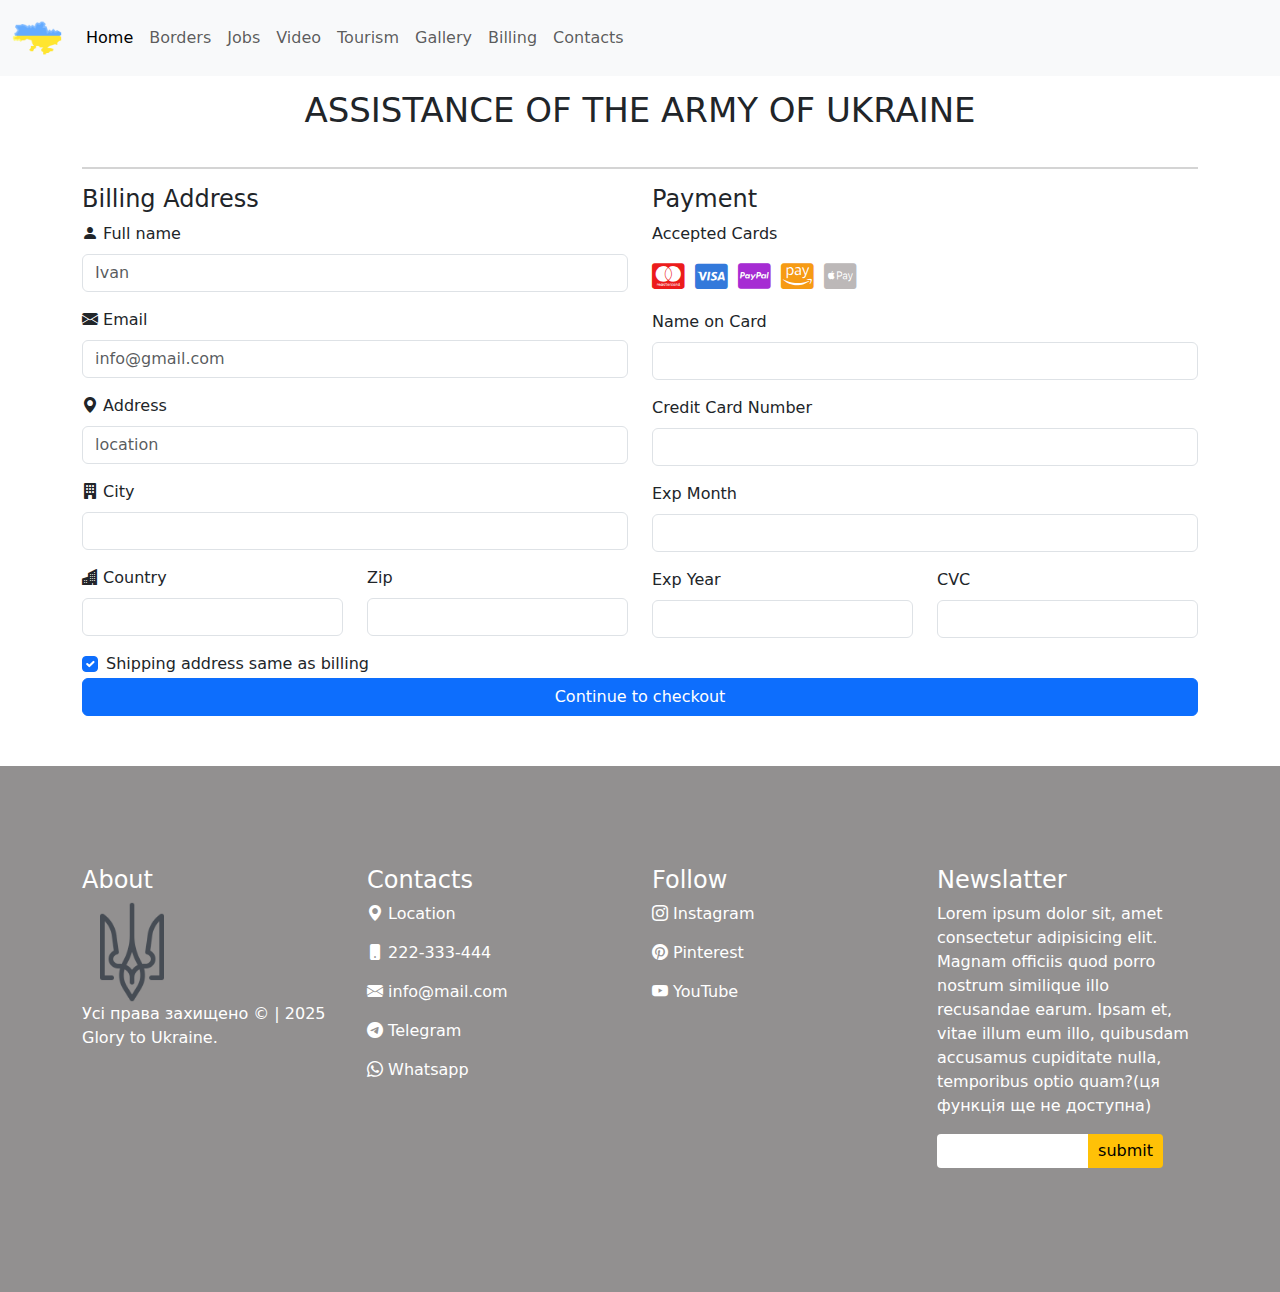
<file: Новая папка/billing.html>
<!DOCTYPE html>
<html lang="en">

<head>
    <meta charset="UTF-8">
    <meta name="viewport" content="width=device-width, initial-scale=1.0">
    <title>Ukraine</title>
    <link rel="stylesheet" href="css/style.css">
    <link href="https://cdn.jsdelivr.net/npm/bootstrap@5.3.3/dist/css/bootstrap.min.css" rel="stylesheet"
        integrity="sha384-QWTKZyjpPEjISv5WaRU9OFeRpok6YctnYmDr5pNlyT2bRjXh0JMhjY6hW+ALEwIH" crossorigin="anonymous">
    <link rel="stylesheet" href="https://cdn.jsdelivr.net/npm/bootstrap-icons@1.11.3/font/bootstrap-icons.min.css">
    <link rel="stylesheet" href="https://cdnjs.cloudflare.com/ajax/libs/font-awesome/6.7.2/css/all.min.css">
</head>

<body>
    <nav class="navbar navbar-expand-lg bg-body-tertiary fixed-top">
        <div class="container-fluid">
            <a class="navbar-brand" href="#">
                <img src="img/logo.png" alt="logo" style="width: 50px;">
            </a>
            <button class="navbar-toggler" type="button" data-bs-toggle="collapse" data-bs-target="#navbarNav"
                aria-controls="navbarNav" aria-expanded="false" aria-label="Toggle navigation">
                <span class="navbar-toggler-icon"></span>
            </button>
            <div class="collapse navbar-collapse" id="navbarNav">
                <ul class="navbar-nav">
                    <li class="nav-item">
                        <a class="nav-link active" aria-current="page" href="index.html">Home</a>
                    </li>
                    <li class="nav-item">
                        <a class="nav-link" href="index.html#borders">Borders</a>
                    </li>
                    <li class="nav-item">
                        <a class="nav-link" href="index.html#jobs">Jobs</a>
                    </li>
                    <li class="nav-item">
                        <a class="nav-link" href="video.html">Video</a>
                    </li>
                    <li class="nav-item">
                        <a class="nav-link" href="tourism.html">Tourism</a>
                    </li>
                    <li class="nav-item">
                        <a class="nav-link" href="gallery.html">Gallery</a>
                    </li>
                    <li class="nav-item">
                        <a class="nav-link" href="billing.html">Billing</a>
                    </li>
                    <li class="nav-item">
                        <a class="nav-link" href="contacts.html">Contacts</a>
                    </li>
                </ul>
            </div>
        </div>
    </nav>
    <main id="main">
        <section id="billng">
            <div class="container">
                <div class="section-title">
                    <h2>Assistance of the army of Ukraine</h2>
                    <hr>
                </div>
                <form action="#">
                    <div class="row">
                        <div class="col-xl-6 col-md-6"> 
                            <h4>Billing Address</h4>
                            <div class="mb-3">
                                <label for="fullname" class="form-label"><i class="bi bi-person-fill"></i> Full
                                    name</label>
                                <input type="text" name="fullname" id="fullname" class="form-control"
                                    placeholder="Ivan">
                            </div>

                            <div class="mb-3">
                                <label for="myemail" class="form-label"><i class="bi bi-envelope-fill"></i>
                                    Email</label>
                                <input type="email" name="myemail" id="myemail" class="form-control"
                                    placeholder="info@gmail.com">
                            </div>

                            <div class="mb-3">
                                <label for="myadress" class="form-label"> <i class="bi bi-geo-alt-fill"></i>
                                    Address</label>
                                <input type="text" name="myadress" id="myadress" class="form-control"
                                    placeholder="location">
                            </div>
                            <div class="mb-3">
                                <label for="mycity" class="form-label"><i class="bi bi-building-fill"></i> City</label>
                                <input type="text" name="mycity" id="mycity" class="form-control">
                            </div>

                            <div class="row">
                                <div class="col-xl-6 col-md-6">

                                    <div class="mb-3">
                                        <label for="mycountry" class="form-label"><i class="bi bi-buildings-fill"></i>
                                            Country</label>
                                        <input type="text" name="mycountry" id="mycountry" class="form-control">
                                    </div>
                                </div>
                                <div class="col-xl-6 col-md-6">
                                    <div class="mb-3">
                                        <label for="mycity" class="form-label">Zip</label>
                                        <input type="text" name="mycity" id="mycity" class="form-control">
                                    </div>
                                </div>
                            </div>
                        </div>
                        <div class="col-xl-6 col-md-6">
                            <h4>Payment</h4>
                            <p>Accepted Cards</p>
                            <div class="billing-card">
                                <i class="fa-brands fa-cc-mastercard fa-2x" style="color: #ec1c1c;"></i>
                                <i class="fa-brands fa-cc-visa fa-2x" style="color: #3379db;"></i>
                                <i class="fa-brands fa-cc-paypal fa-2x" style="color: #a62cd3;"></i>
                                <i class="fa-brands fa-cc-amazon-pay fa-2x" style="color: #f69b14;"></i>
                                <i class="fa-brands fa-cc-apple-pay fa-2x" style="color: #bcb8b8;"></i>
                            </div>
                            <div class="mb-3">
                                <label for="namecard" class="form-label">Name on Card</label>
                                <input type="text" name="namecard" id="namecard" class="form-control">
                            </div>

                            <div class="mb-3">
                                <label for="numbercard" class="form-label">Credit Card Number</label>
                                <input type="text" name="numbercard" id="numbercard" class="form-control">
                            </div>

                            <div class="mb-3">
                                <label for="month" class="form-label">Exp Month</label>
                                <input type="text" name="month" id="month" class="form-control">
                            </div>

                            <div class="row">
                                <div class="col-xl-6 col-md-6">
                                    <label for="year" class="form-label">Exp Year</label>
                                    <input type="text" name="year" id="year" class="form-control">
                                </div>
                                <div class="col-xl-6 col-md-6">
                                    <label for="cvc" class="form-label">CVC</label>
                                    <input type="text" name="cvc" id="cvc" class="form-control">
                                </div>
                            </div>
                        </div>
                        <div class="col-xl-12">
                            <div class="form-check">
                                <input class="form-check-input" type="checkbox" value="" id="checkbilling" checked>
                                <label class="form-check-label" for="checkbilling">
                                    Shipping address same as billing
                                </label>
                              </div>
                              <button class="btn btn-primary" type="button" style="width: 100%;">Continue to checkout</button> 
                        </div>
                    </div>
                </form>
            </div>
        </section>
    </main>
    <footer id="footer">
        <div class="container">
            <div class="row">
                <div class="col-xl-3 col-md-6 footer-info pb-4">
                    <h4>About</h4>
                    <a href="index.html"><img src="img/ukraine.png" alt="logo" class="logo"></a>
                    <p>Усі права захищено © | 2025
                        Glory to Ukraine.</p>
                </div>
                <div class="col-xl-3 col-md-6 footer-links pb-4">
                    <h4>Contacts</h4>
                    <ul>
                        <li><a href="https://maps.app.goo.gl/LLhSZV8zHzN7e47a8" target="_blank"><i
                                    class="bi bi-geo-alt-fill"></i> Location</a></li>
                        <li><a href="tel:+222-333-444" target="_blank"><i class="bi bi-phone-fill"></i> 222-333-444</a>
                        </li>
                        <li><a href="mailto:info@mail.com" target="_blank"><i class="bi bi-envelope-fill"></i>
                                info@mail.com</a></li>
                        <li><a href="https://t.me/+V5ZdwowkB_TPWVcL" target="_blank"> <i class="bi bi-telegram"></i>
                                Telegram</a></li>
                        <li><a href="#" target="_blank"><i class="bi bi-whatsapp"></i> Whatsapp</a></li>

                    </ul>
                </div>
                <div class="col-xl-3 col-md-6 footer-links pb-4">
                    <h4>Follow</h4>
                    <ul>
                        <li><a href="https://www.instagram.com/tsnua/" target="_blank"><i class="bi bi-instagram"></i> Instagram</a></li>
                        <li><a href="https://ru.pinterest.com/search/pins/?q=Ukraine&rs=typed" target="_blank"><i class="bi bi-pinterest"></i> Pinterest</a></li>
                        
                        <li><a href="https://www.youtube.com/@tsn" target="_blank"><i class="bi bi-youtube"></i> YouTube</a></li>
                    </ul>
                </div>
                <div class="col-xl-3 col-md-6 footer-newslatter pb-4">
                    <h4>Newslatter</h4>
                    <p>Lorem ipsum dolor sit, amet consectetur adipisicing elit. Magnam officiis quod porro nostrum
                        similique illo recusandae earum. Ipsam et, vitae illum eum illo, quibusdam accusamus cupiditate
                        nulla, temporibus optio quam?(ця функція ще не доступна)</p>
                    <form action="#">
                        <input type="email" name="newslatter" id="newslatter">
                        <input type="submit" value="submit">
                    </form>
                </div>
            </div>
        </div>
    </footer>





    <script src="https://cdn.jsdelivr.net/npm/bootstrap@5.3.3/dist/js/bootstrap.bundle.min.js"
        integrity="sha384-YvpcrYf0tY3lHB60NNkmXc5s9fDVZLESaAA55NDzOxhy9GkcIdslK1eN7N6jIeHz"
        crossorigin="anonymous"></script>
</body>

</html>
</file>
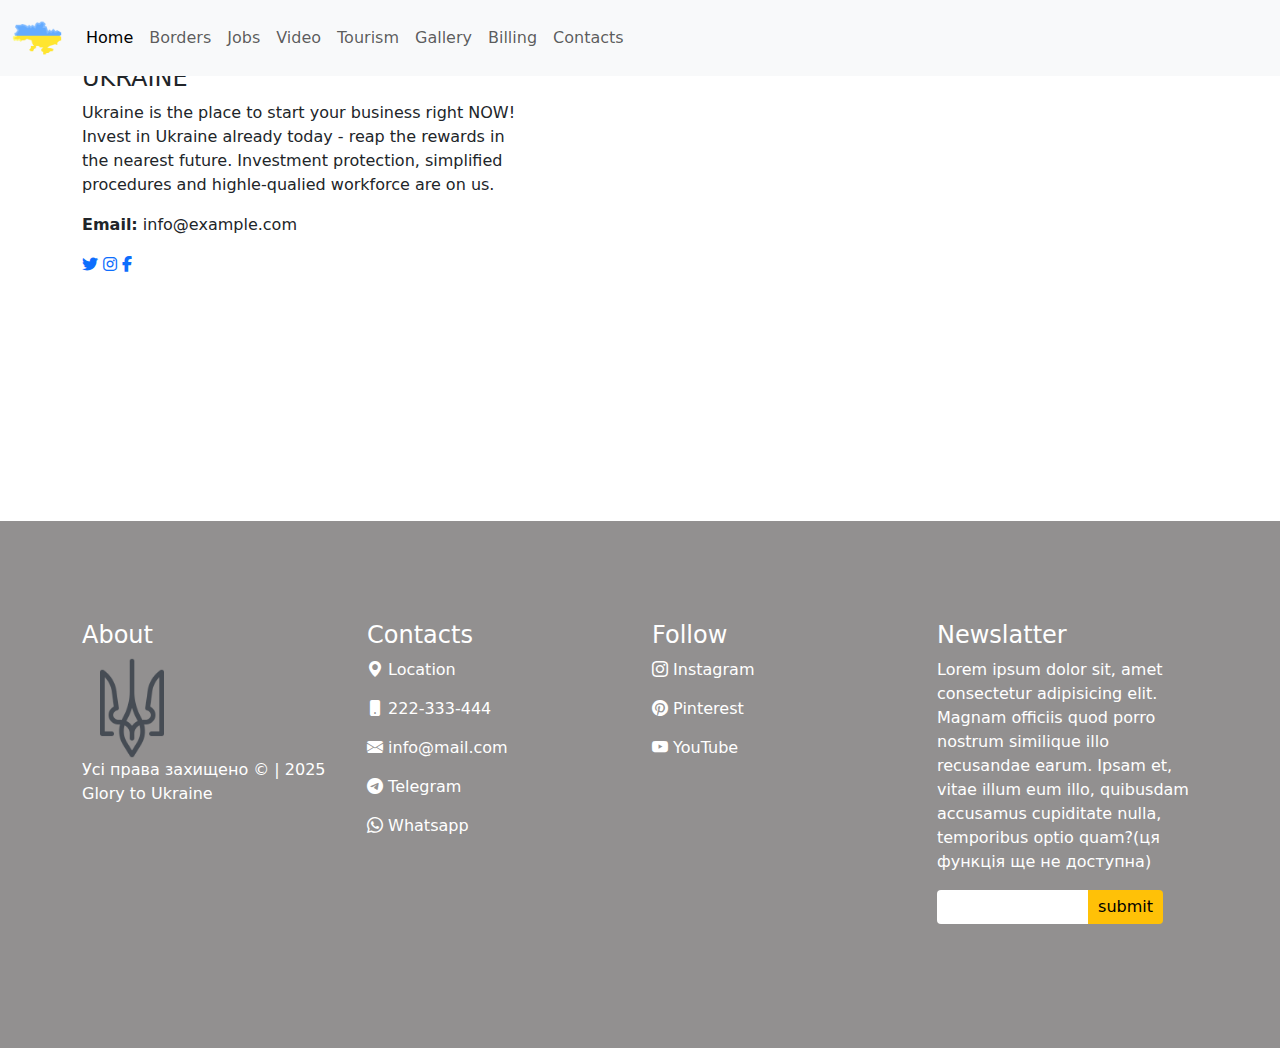
<file: Новая папка/contacts.html>
<!DOCTYPE html>
<html lang="en">

<head>
    <meta charset="UTF-8">
    <meta name="viewport" content="width=device-width, initial-scale=1.0">
    <title>Ukraine</title>
    <link rel="stylesheet" href="https://cdnjs.cloudflare.com/ajax/libs/font-awesome/6.7.2/css/all.min.css">
    <link rel="stylesheet" href="css/style.css">
    <link href="https://cdn.jsdelivr.net/npm/bootstrap@5.3.3/dist/css/bootstrap.min.css" rel="stylesheet"
        integrity="sha384-QWTKZyjpPEjISv5WaRU9OFeRpok6YctnYmDr5pNlyT2bRjXh0JMhjY6hW+ALEwIH" crossorigin="anonymous">
    <link rel="stylesheet" href="https://cdn.jsdelivr.net/npm/bootstrap-icons@1.11.3/font/bootstrap-icons.min.css">-
</head>

<body>
    <nav class="navbar navbar-expand-lg bg-body-tertiary fixed-top">
        <div class="container-fluid">
            <a class="navbar-brand" href="#">
                <img src="img/logo.png" alt="logo" style="width: 50px;">
            </a>
            <button class="navbar-toggler" type="button" data-bs-toggle="collapse" data-bs-target="#navbarNav"
                aria-controls="navbarNav" aria-expanded="false" aria-label="Toggle navigation">
                <span class="navbar-toggler-icon"></span>
            </button>
            <div class="collapse navbar-collapse" id="navbarNav">
                <ul class="navbar-nav">
                    <li class="nav-item">
                        <a class="nav-link active" aria-current="page" href="index.html">Home</a>
                    </li>
                    <li class="nav-item">
                        <a class="nav-link" href="index.html#borders">Borders</a>
                    </li>
                    <li class="nav-item">
                        <a class="nav-link" href="index.html#jobs">Jobs</a>
                    </li>
                    <li class="nav-item">
                        <a class="nav-link" href="video.html">Video</a>
                    </li>
                    <li class="nav-item">
                        <a class="nav-link" href="tourism.html">Tourism</a>
                    </li>
                    <li class="nav-item">
                        <a class="nav-link" href="gallery.html">Gallery</a>
                    </li>
                    <li class="nav-item">
                        <a class="nav-link" href="billing.html">Billing</a>
                    </li>
                    <li class="nav-item">
                        <a class="nav-link" href="contacts.html">Contacts</a>
                    </li>
                </ul>
            </div>
        </div>
    </nav>
    <main id="main">
        <section id="contacts">
        <div class="container">
            <div class="row">
                <div class="col-xl-5">
                <h4>UKRAINE</h4>
                <p>Ukraine is the place to start your business right NOW! Invest in Ukraine already today - reap the rewards in the nearest future. Investment protection, simplified procedures and highle-qualied workforce are on us.</p>
                <p><span class="fw-semibold">Email:</span> info@example.com</p>
                    
                <div class="social-links">
                    <a href="#"><i class="fa-brands fa-twitter"></i></a>
                    <a href="#"><i class="fa-brands fa-instagram"></i></a>
                    <a href="#"><i class="fa-brands fa-facebook-f"></i></a>



                </div>
            </div>
                <div class="col-xl-7">
                <iframe src="https://www.google.com/maps/embed?pb=!1m18!1m12!1m3!1d5443950.41759138!2d25.903511031263587!3d48.22242934196387!2m3!1f0!2f0!3f0!3m2!1i1024!2i768!4f13.1!3m3!1m2!1s0x40d1d9c154700e8f%3A0x1068488f64010!2z0KPQutGA0LDQuNC90LA!5e0!3m2!1sru!2sua!4v1742913504218!5m2!1sru!2sua" width="100%" height="450" style="border:0;" allowfullscreen="" loading="lazy" referrerpolicy="no-referrer-when-downgrade"></iframe>
                </div>
            </div>
        </div>
        </section>











    </main>
    <footer id="footer">
        <div class="container">
            <div class="row">
                <div class="col-xl-3 col-md-6 footer-info pb-4">
                    <h4>About</h4>
                    <a href="index.html"><img src="img/ukraine.png" alt="logo" class="logo"></a>
                    <p>Усі права захищено © | 2025
                        Glory to Ukraine</p>
                </div>
                <div class="col-xl-3 col-md-6 footer-links pb-4">
                    <h4>Contacts</h4>
                    <ul>
                        <li><a href="https://maps.app.goo.gl/LLhSZV8zHzN7e47a8" target="_blank"><i
                                    class="bi bi-geo-alt-fill"></i> Location</a></li>
                        <li><a href="tel:+222-333-444" target="_blank"><i class="bi bi-phone-fill"></i> 222-333-444</a>
                        </li>
                        <li><a href="mailto:info@mail.com" target="_blank"><i class="bi bi-envelope-fill"></i>
                                info@mail.com</a></li>
                        <li><a href="https://t.me/+V5ZdwowkB_TPWVcL" target="_blank"> <i class="bi bi-telegram"></i>
                                Telegram</a></li>
                        <li><a href="#" target="_blank"><i class="bi bi-whatsapp"></i> Whatsapp</a></li>

                    </ul>
                </div>
                <div class="col-xl-3 col-md-6 footer-links pb-4">
                    <h4>Follow</h4>
                    <ul>
                        <li><a href="https://www.instagram.com/tsnua/" target="_blank"><i class="bi bi-instagram"></i> Instagram</a></li>
                        <li><a href="https://ru.pinterest.com/search/pins/?q=Ukraine&rs=typed" target="_blank"><i class="bi bi-pinterest"></i> Pinterest</a></li>
                        
                        <li><a href="https://www.youtube.com/@tsn" target="_blank"><i class="bi bi-youtube"></i> YouTube</a></li>
                    </ul>
                </div>
                <div class="col-xl-3 col-md-6 footer-newslatter pb-4">
                    <h4>Newslatter</h4>
                    <p>Lorem ipsum dolor sit, amet consectetur adipisicing elit. Magnam officiis quod porro nostrum
                        similique illo recusandae earum. Ipsam et, vitae illum eum illo, quibusdam accusamus cupiditate
                        nulla, temporibus optio quam?(ця функція ще не доступна)</p>
                    <form action="#">
                        <input type="email" name="newslatter" id="newslatter">
                        <input type="submit" value="submit">
                    </form>
                </div>
            </div>
        </div>
    </footer>





    <script src="https://cdn.jsdelivr.net/npm/bootstrap@5.3.3/dist/js/bootstrap.bundle.min.js"
        integrity="sha384-YvpcrYf0tY3lHB60NNkmXc5s9fDVZLESaAA55NDzOxhy9GkcIdslK1eN7N6jIeHz"
        crossorigin="anonymous"></script>
</body>

</html>
</file>
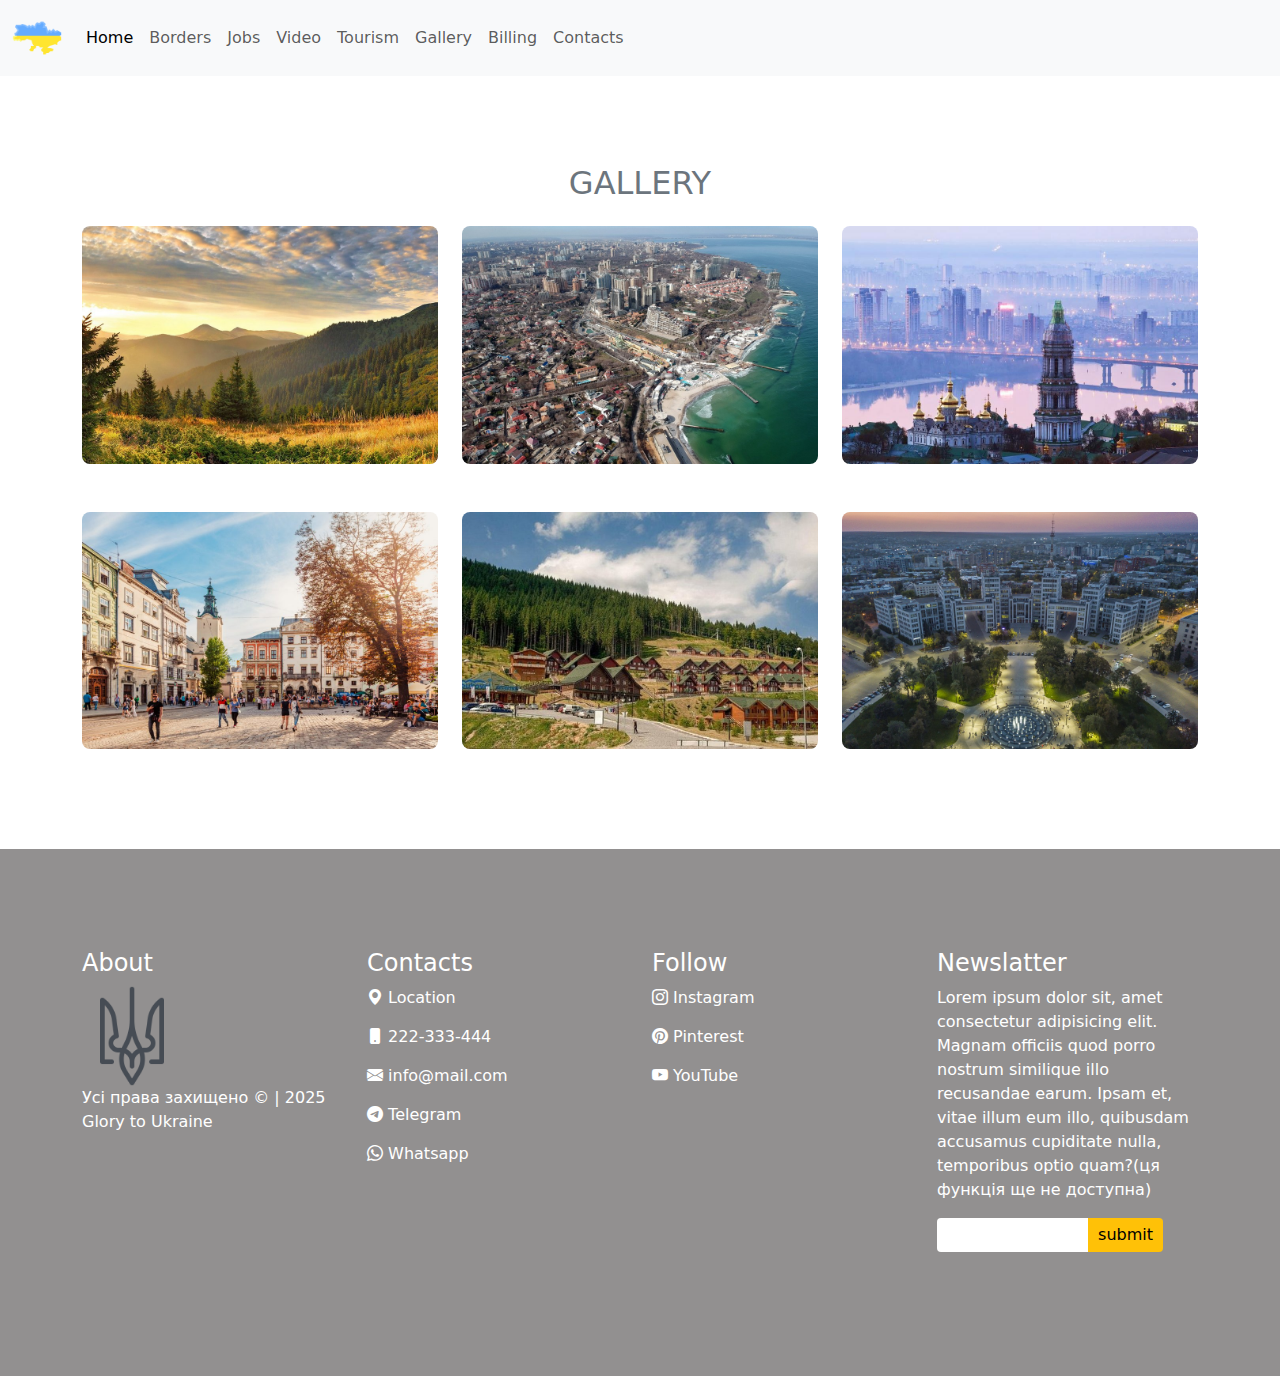
<file: Новая папка/gallery.html>
<!DOCTYPE html>
<html lang="en">

<head>
    <meta charset="UTF-8">
    <meta name="viewport" content="width=device-width, initial-scale=1.0">
    <title>Ukraine</title>
    <link rel="stylesheet" href="https://cdnjs.cloudflare.com/ajax/libs/font-awesome/6.7.2/css/all.min.css">
    <link rel="stylesheet" href="css/style.css">
    <link href="https://cdn.jsdelivr.net/npm/bootstrap@5.3.3/dist/css/bootstrap.min.css" rel="stylesheet"
        integrity="sha384-QWTKZyjpPEjISv5WaRU9OFeRpok6YctnYmDr5pNlyT2bRjXh0JMhjY6hW+ALEwIH" crossorigin="anonymous">
    <link rel="stylesheet" href="https://cdn.jsdelivr.net/npm/bootstrap-icons@1.11.3/font/bootstrap-icons.min.css">-
</head>

<body>
    <nav class="navbar navbar-expand-lg bg-body-tertiary fixed-top">
        <div class="container-fluid">
            <a class="navbar-brand" href="#">
                <img src="img/logo.png" alt="logo" style="width: 50px;">
            </a>
            <button class="navbar-toggler" type="button" data-bs-toggle="collapse" data-bs-target="#navbarNav"
                aria-controls="navbarNav" aria-expanded="false" aria-label="Toggle navigation">
                <span class="navbar-toggler-icon"></span>
            </button>
            <div class="collapse navbar-collapse" id="navbarNav">
                <ul class="navbar-nav">
                    <li class="nav-item">
                        <a class="nav-link active" aria-current="page" href="index.html">Home</a>
                    </li>
                    <li class="nav-item">
                        <a class="nav-link" href="index.html#borders">Borders</a>
                    </li>
                    <li class="nav-item">
                        <a class="nav-link" href="index.html#jobs">Jobs</a>
                    </li>
                    <li class="nav-item">
                        <a class="nav-link" href="video.html">Video</a>
                    </li>
                    <li class="nav-item">
                        <a class="nav-link" href="tourism.html">Tourism</a>
                    </li>
                    <li class="nav-item">
                        <a class="nav-link" href="gallery.html">Gallery</a>
                    </li>
                    <li class="nav-item">
                        <a class="nav-link" href="billing.html">Billing</a>
                    </li>
                    <li class="nav-item">
                        <a class="nav-link" href="contacts.html">Contacts</a>
                    </li>
                </ul>
            </div>
        </div>
    </nav>
    <main id="main">
        <section class="page-section portfolio" id="portfolio">
            <div class="container">
                <!-- Portfolio Section Heading-->
                <h2 class="page-section-heading text-center text-uppercase text-secondary mb-0">Gallery</h2>
                <br>
                <!-- Icon Divider-->

                <!-- Portfolio Grid Items-->
                <div class="row justify-content-center">
                    <!-- Portfolio Item 1-->
                    <div class="col-md-6 col-lg-4 mb-5">
                        <div class="portfolio-item mx-auto" data-bs-toggle="modal" data-bs-target="#portfolioModal1">
                            <div class="portfolio-item-caption d-flex align-items-center justify-content-center h-100 w-100">
                                <div class="portfolio-item-caption-content text-center text-white"><i class="fas fa-plus fa-3x"></i></div>
                            </div>
                            <img class="img-fluid" src="img/anons/01-anons.jpg" alt="..." />
                        </div>
                    </div>
                    <!-- Portfolio Item 2-->
                    <div class="col-md-6 col-lg-4 mb-5">
                        <div class="portfolio-item mx-auto" data-bs-toggle="modal" data-bs-target="#portfolioModal2">
                            <div class="portfolio-item-caption d-flex align-items-center justify-content-center h-100 w-100">
                                <div class="portfolio-item-caption-content text-center text-white"><i class="fas fa-plus fa-3x"></i></div>
                            </div>
                            <img class="img-fluid" src="img/anons/02-anons.jpg" alt="..." />
                        </div>
                    </div>
                    <!-- Portfolio Item 3-->
                    <div class="col-md-6 col-lg-4 mb-5">
                        <div class="portfolio-item mx-auto" data-bs-toggle="modal" data-bs-target="#portfolioModal3">
                            <div class="portfolio-item-caption d-flex align-items-center justify-content-center h-100 w-100">
                                <div class="portfolio-item-caption-content text-center text-white"><i class="fas fa-plus fa-3x"></i></div>
                            </div>
                            <img class="img-fluid" src="img/anons/03-anons.jpg" alt="..." />
                        </div>
                    </div>
                    <!-- Portfolio Item 4-->
                    <div class="col-md-6 col-lg-4 mb-5 mb-lg-0">
                        <div class="portfolio-item mx-auto" data-bs-toggle="modal" data-bs-target="#portfolioModal4">
                            <div class="portfolio-item-caption d-flex align-items-center justify-content-center h-100 w-100">
                                <div class="portfolio-item-caption-content text-center text-white"><i class="fas fa-plus fa-3x"></i></div>
                            </div>
                            <img class="img-fluid" src="img/anons/04-anons.jpg" alt="..." />
                        </div>
                    </div>
                    <!-- Portfolio Item 5-->
                    <div class="col-md-6 col-lg-4 mb-5 mb-md-0">
                        <div class="portfolio-item mx-auto" data-bs-toggle="modal" data-bs-target="#portfolioModal5">
                            <div class="portfolio-item-caption d-flex align-items-center justify-content-center h-100 w-100">
                                <div class="portfolio-item-caption-content text-center text-white"><i class="fas fa-plus fa-3x"></i></div>
                            </div>
                            <img class="img-fluid" src="img/anons/05-anons.jpg" alt="..." />
                        </div>
                    </div>
                    <!-- Portfolio Item 6-->
                    <div class="col-md-6 col-lg-4">
                        <div class="portfolio-item mx-auto" data-bs-toggle="modal" data-bs-target="#portfolioModal6">
                            <div class="portfolio-item-caption d-flex align-items-center justify-content-center h-100 w-100">
                                <div class="portfolio-item-caption-content text-center text-white"><i class="fas fa-plus fa-3x"></i></div>
                            </div>
                            <img class="img-fluid" src="img/anons/06-anons.jpg" alt="..." />
                        </div>
                    </div>
                </div>
            </div>
        </section>
    </main>
    <footer id="footer">
        <div class="container">
            <div class="row">
                <div class="col-xl-3 col-md-6 footer-info pb-4">
                    <h4>About</h4>
                    <a href="index.html"><img src="img/ukraine.png" alt="logo" class="logo"></a>
                    <p>Усі права захищено © | 2025
                        Glory to Ukraine</p>
                </div>
                <div class="col-xl-3 col-md-6 footer-links pb-4">
                    <h4>Contacts</h4>
                    <ul>
                        <li><a href="https://maps.app.goo.gl/LLhSZV8zHzN7e47a8" target="_blank"><i
                                    class="bi bi-geo-alt-fill"></i> Location</a></li>
                        <li><a href="tel:+222-333-444" target="_blank"><i class="bi bi-phone-fill"></i> 222-333-444</a>
                        </li>
                        <li><a href="mailto:info@mail.com" target="_blank"><i class="bi bi-envelope-fill"></i>
                                info@mail.com</a></li>
                        <li><a href="https://t.me/+V5ZdwowkB_TPWVcL" target="_blank"> <i class="bi bi-telegram"></i>
                                Telegram</a></li>
                        <li><a href="#" target="_blank"><i class="bi bi-whatsapp"></i> Whatsapp</a></li>

                    </ul>
                </div>
                <div class="col-xl-3 col-md-6 footer-links pb-4">
                    <h4>Follow</h4>
                    <ul>
                        <li><a href="https://www.instagram.com/tsnua/" target="_blank"><i class="bi bi-instagram"></i> Instagram</a></li>
                        <li><a href="https://ru.pinterest.com/search/pins/?q=Ukraine&rs=typed" target="_blank"><i class="bi bi-pinterest"></i> Pinterest</a></li>
                        
                        <li><a href="https://www.youtube.com/@tsn" target="_blank"><i class="bi bi-youtube"></i> YouTube</a></li>
                    </ul>
                </div>
                <div class="col-xl-3 col-md-6 footer-newslatter pb-4">
                    <h4>Newslatter</h4>
                    <p>Lorem ipsum dolor sit, amet consectetur adipisicing elit. Magnam officiis quod porro nostrum
                        similique illo recusandae earum. Ipsam et, vitae illum eum illo, quibusdam accusamus cupiditate
                        nulla, temporibus optio quam?(ця функція ще не доступна)</p>
                    <form action="#">
                        <input type="email" name="newslatter" id="newslatter">
                        <input type="submit" value="submit">
                    </form>
                </div>
            </div>
        </div>
    </footer>



    <!-- Portfolio Modal 1-->
    <div class="portfolio-modal modal fade" id="portfolioModal1" tabindex="-1" aria-labelledby="portfolioModal1" aria-hidden="true">
        <div class="modal-dialog modal-xl">
            <div class="modal-content">
                <div class="modal-header border-0"><button class="btn-close" type="button" data-bs-dismiss="modal" aria-label="Close"></button></div>
                <div class="modal-body text-center pb-5">
                    <div class="container">
                        <div class="row justify-content-center">
                            <div class="col-lg-8">
                                <!-- Portfolio Modal - Title-->
                                <h2 class="portfolio-modal-title text-secondary text-uppercase mb-0">Zacarpattya</h2>
                                <!-- Icon Divider-->
                                <br>
                                <!-- Portfolio Modal - Image-->
                                <img class="img-fluid rounded mb-5" src="img/anons/01-anons.jpg" alt="..." />

                                <!-- Portfolio Modal - Text-->
                                <p class="mb-4"></p>
                                <button class="btn btn-warning" data-bs-dismiss="modal">
                                    <i class="fas fa-xmark fa-fw"></i>
                                    Close Window
                                </button>
                            </div>
                        </div>
                    </div>
                </div>
            </div>
        </div>
    </div>

    <!-- Portfolio Modal 2-->
    <div class="portfolio-modal modal fade" id="portfolioModal2" tabindex="-1" aria-labelledby="portfolioModal2" aria-hidden="true">
            <div class="modal-dialog modal-xl">
                <div class="modal-content">
                    <div class="modal-header border-0"><button class="btn-close" type="button" data-bs-dismiss="modal" aria-label="Close"></button></div>
                    <div class="modal-body text-center pb-5">
                        <div class="container">
                            <div class="row justify-content-center">
                                <div class="col-lg-8">
                                    <!-- Portfolio Modal - Title-->
                                    <h2 class="portfolio-modal-title text-secondary text-uppercase mb-0">Odesa</h2>
                                    <!-- Icon Divider-->
                                    <br>
                                    <!-- Portfolio Modal - Image-->
                                    <img class="img-fluid rounded mb-5" src="img/anons/02-anons.jpg" alt="..." />
                                    <!-- Portfolio Modal - Text-->
                                    <p class="mb-4"></p>
                                    <button class="btn btn-warning" data-bs-dismiss="modal">
                                        <i class="fas fa-xmark fa-fw"></i>
                                        Close Window
                                    </button>
                                </div>
                            </div>
                        </div>
                    </div>
                </div>
            </div>
    </div>

    <!-- Portfolio Modal 3-->
    <div class="portfolio-modal modal fade" id="portfolioModal3" tabindex="-1" aria-labelledby="portfolioModal3" aria-hidden="true">
                <div class="modal-dialog modal-xl">
                    <div class="modal-content">
                        <div class="modal-header border-0"><button class="btn-close" type="button" data-bs-dismiss="modal" aria-label="Close"></button></div>
                        <div class="modal-body text-center pb-5">
                            <div class="container">
                                <div class="row justify-content-center">
                                    <div class="col-lg-8">
                                        <!-- Portfolio Modal - Title-->
                                        <h2 class="portfolio-modal-title text-secondary text-uppercase mb-0">Kyiv</h2>
                                        <!-- Icon Divider-->
                                        <br>
                                        <!-- Portfolio Modal - Image-->
                                        <img class="img-fluid rounded mb-5" src="img/anons/03-anons.jpg" alt="..." />
                                        <!-- Portfolio Modal - Text-->
                                        <p class="mb-4"></p>
                                        <button class="btn btn-warning" data-bs-dismiss="modal">
                                            <i class="fas fa-xmark fa-fw"></i>
                                            Close Window
                                        </button>
                                    </div>
                                </div>
                            </div>
                        </div>
                    </div>
                </div>
    </div>

    <!-- Portfolio Modal 4-->
    <div class="portfolio-modal modal fade" id="portfolioModal4" tabindex="-1" aria-labelledby="portfolioModal4" aria-hidden="true">
                <div class="modal-dialog modal-xl">
                    <div class="modal-content">
                        <div class="modal-header border-0"><button class="btn-close" type="button" data-bs-dismiss="modal" aria-label="Close"></button></div>
                        <div class="modal-body text-center pb-5">
                            <div class="container">
                                <div class="row justify-content-center">
                                    <div class="col-lg-8">
                                        <!-- Portfolio Modal - Title-->
                                        <h2 class="portfolio-modal-title text-secondary text-uppercase mb-0">Lviv</h2>
                                        <!-- Icon Divider-->
                                        <br>
                                        <!-- Portfolio Modal - Image-->
                                        <img class="img-fluid rounded mb-5" src="img/anons/04-anons.jpg" alt="..." />
                                        <!-- Portfolio Modal - Text-->
                                        <p class="mb-4"></p>
                                        <button class="btn btn-warning" data-bs-dismiss="modal">
                                            <i class="fas fa-xmark fa-fw"></i>
                                            Close Window
                                        </button>
                                    </div>
                                </div>
                            </div>
                        </div>
                    </div>
                </div>
    </div>

    <!-- Portfolio Modal 5-->
    <div class="portfolio-modal modal fade" id="portfolioModal5" tabindex="-1" aria-labelledby="portfolioModal5" aria-hidden="true">
                <div class="modal-dialog modal-xl">
                    <div class="modal-content">
                        <div class="modal-header border-0"><button class="btn-close" type="button" data-bs-dismiss="modal" aria-label="Close"></button></div>
                        <div class="modal-body text-center pb-5">
                            <div class="container">
                                <div class="row justify-content-center">
                                    <div class="col-lg-8">
                                        <!-- Portfolio Modal - Title-->
                                        <h2 class="portfolio-modal-title text-secondary text-uppercase mb-0">Bukovel</h2>
                                        <!-- Icon Divider-->
                                            <br>
                                        <!-- Portfolio Modal - Image-->
                                        <img class="img-fluid rounded mb-5" src="img/anons/05-anons.jpg" alt="..." />
                                        <!-- Portfolio Modal - Text-->
                                        <p class="mb-4"></p>
                                        <button class="btn btn-warning" data-bs-dismiss="modal">
                                            <i class="fas fa-xmark fa-fw"></i>
                                            Close Window
                                        </button>
                                    </div>
                                </div>
                            </div>
                        </div>
                    </div>
                </div>
    </div>

    <!-- Portfolio Modal 6-->
    <div class="portfolio-modal modal fade" id="portfolioModal6" tabindex="-1" aria-labelledby="portfolioModal6" aria-hidden="true">
                <div class="modal-dialog modal-xl">
                    <div class="modal-content">
                        <div class="modal-header border-0"><button class="btn-close" type="button" data-bs-dismiss="modal" aria-label="Close"></button></div>
                        <div class="modal-body text-center pb-5">
                            <div class="container">
                                <div class="row justify-content-center">
                                    <div class="col-lg-8">
                                        <!-- Portfolio Modal - Title-->
                                        <h2 class="portfolio-modal-title text-secondary text-uppercase mb-0">Kharkiv
                                        </h2>
                                        <!-- Icon Divider-->
                                        <br>

                                        <!-- Portfolio Modal - Image-->
                                        <img class="img-fluid rounded mb-5" src="img/anons/06-anons.jpg" alt="..." />
                                        <!-- Portfolio Modal - Text-->
                                        <p class="mb-4"></p>
                                        <button class="btn btn-warning" data-bs-dismiss="modal">
                                            <i class="fas fa-xmark fa-fw"></i>
                                            Close Window
                                        </button>
                                    </div>
                                </div>
                            </div>
                        </div>
                    </div>
                </div>
    </div>




    <script src="https://cdn.jsdelivr.net/npm/bootstrap@5.3.3/dist/js/bootstrap.bundle.min.js"
        integrity="sha384-YvpcrYf0tY3lHB60NNkmXc5s9fDVZLESaAA55NDzOxhy9GkcIdslK1eN7N6jIeHz"
        crossorigin="anonymous"></script>
</body>

</html>
</file>
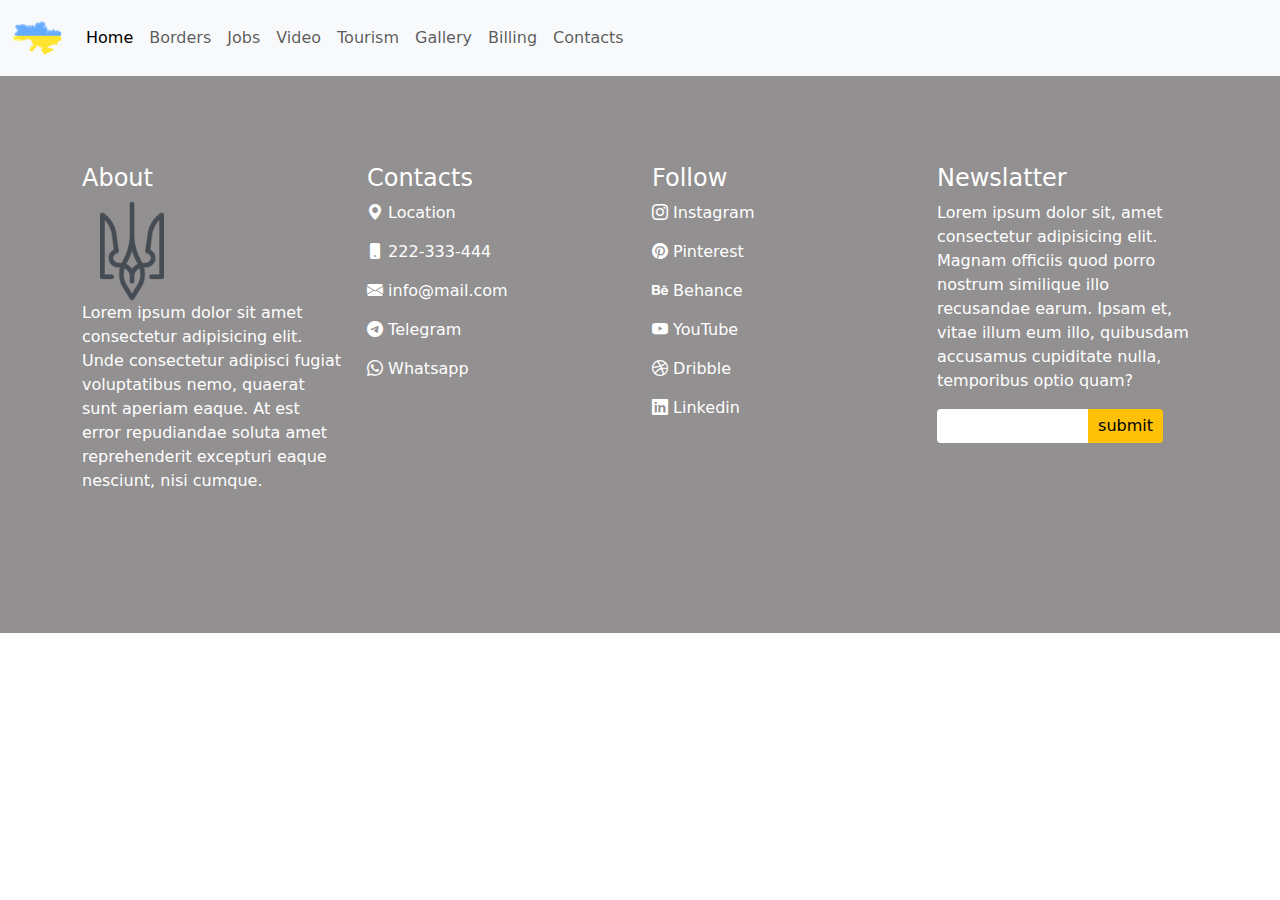
<file: Новая папка/sample-page.html>
<!DOCTYPE html>
<html lang="en">

<head>
    <meta charset="UTF-8">
    <meta name="viewport" content="width=device-width, initial-scale=1.0">
    <title>Ukraine</title>
    <link rel="stylesheet" href="css/style.css">
    <link href="https://cdn.jsdelivr.net/npm/bootstrap@5.3.3/dist/css/bootstrap.min.css" rel="stylesheet"
        integrity="sha384-QWTKZyjpPEjISv5WaRU9OFeRpok6YctnYmDr5pNlyT2bRjXh0JMhjY6hW+ALEwIH" crossorigin="anonymous">
    <link rel="stylesheet" href="https://cdn.jsdelivr.net/npm/bootstrap-icons@1.11.3/font/bootstrap-icons.min.css">-
</head>

<body>
    <nav class="navbar navbar-expand-lg bg-body-tertiary fixed-top">
        <div class="container-fluid">
            <a class="navbar-brand" href="#">
                <img src="img/logo.png" alt="logo" style="width: 50px;">
            </a>
            <button class="navbar-toggler" type="button" data-bs-toggle="collapse" data-bs-target="#navbarNav"
                aria-controls="navbarNav" aria-expanded="false" aria-label="Toggle navigation">
                <span class="navbar-toggler-icon"></span>
            </button>
            <div class="collapse navbar-collapse" id="navbarNav">
                <ul class="navbar-nav">
                    <li class="nav-item">
                        <a class="nav-link active" aria-current="page" href="index.html">Home</a>
                    </li>
                    <li class="nav-item">
                        <a class="nav-link" href="index.html#borders">Borders</a>
                    </li>
                    <li class="nav-item">
                        <a class="nav-link" href="index.html#jobs">Jobs</a>
                    </li>
                    <li class="nav-item">
                        <a class="nav-link" href="video.html">Video</a>
                    </li>
                    <li class="nav-item">
                        <a class="nav-link" href="tourism.html">Tourism</a>
                    </li>
                    <li class="nav-item">
                        <a class="nav-link" href="gallery.html">Gallery</a>
                    </li>
                    <li class="nav-item">
                        <a class="nav-link" href="billing.html">Billing</a>
                    </li>
                    <li class="nav-item">
                        <a class="nav-link" href="contacts.html">Contacts</a>
                    </li>
                </ul>
            </div>
        </div>
    </nav>
    <main id="main">
        
    </main>
    <footer id="footer">
        <div class="container">
            <div class="row">
                <div class="col-xl-3 col-md-6 footer-info pb-4">
                    <h4>About</h4>
                    <a href="index.html"><img src="img/ukraine.png" alt="logo" class="logo"></a>
                    <p>Lorem ipsum dolor sit amet consectetur adipisicing elit. Unde consectetur adipisci fugiat
                        voluptatibus nemo, quaerat sunt aperiam eaque. At est error repudiandae soluta amet
                        reprehenderit excepturi eaque nesciunt, nisi cumque.</p>
                </div>
                <div class="col-xl-3 col-md-6 footer-links pb-4">
                    <h4>Contacts</h4>
                    <ul>
                        <li><a href="https://maps.app.goo.gl/LLhSZV8zHzN7e47a8" target="_blank"><i
                                    class="bi bi-geo-alt-fill"></i> Location</a></li>
                        <li><a href="tel:+222-333-444" target="_blank"><i class="bi bi-phone-fill"></i> 222-333-444</a>
                        </li>
                        <li><a href="mailto:info@mail.com" target="_blank"><i class="bi bi-envelope-fill"></i>
                                info@mail.com</a></li>
                        <li><a href="https://t.me/+V5ZdwowkB_TPWVcL" target="_blank"> <i class="bi bi-telegram"></i>
                                Telegram</a></li>
                        <li><a href="#" target="_blank"><i class="bi bi-whatsapp"></i> Whatsapp</a></li>

                    </ul>
                </div>
                <div class="col-xl-3 col-md-6 footer-links pb-4">
                    <h4>Follow</h4>
                    <ul>
                        <li><a href="#" target="_blank"><i class="bi bi-instagram"></i> Instagram</a></li>
                        <li><a href="#" target="_blank"><i class="bi bi-pinterest"></i> Pinterest</a></li>
                        <li><a href="#" target="_blank"><i class="bi bi-behance"></i> Behance</a></li>
                        <li><a href="#" target="_blank"><i class="bi bi-youtube"></i> YouTube</a></li>
                        <li><a href="#" target="_blank"><i class="bi bi-dribbble"></i> Dribble</a></li>
                        <li><a href="#" target="_blank"><i class="bi bi-linkedin"></i> Linkedin</a></li>
                    </ul>
                </div>
                <div class="col-xl-3 col-md-6 footer-newslatter pb-4">
                    <h4>Newslatter</h4>
                    <p>Lorem ipsum dolor sit, amet consectetur adipisicing elit. Magnam officiis quod porro nostrum
                        similique illo recusandae earum. Ipsam et, vitae illum eum illo, quibusdam accusamus cupiditate
                        nulla, temporibus optio quam?</p>
                    <form action="#">
                        <input type="email" name="newslatter" id="newslatter">
                        <input type="submit" value="submit">
                    </form>
                </div>
            </div>
        </div>
    </footer>





    <script src="https://cdn.jsdelivr.net/npm/bootstrap@5.3.3/dist/js/bootstrap.bundle.min.js"
        integrity="sha384-YvpcrYf0tY3lHB60NNkmXc5s9fDVZLESaAA55NDzOxhy9GkcIdslK1eN7N6jIeHz"
        crossorigin="anonymous"></script>
</body>

</html>
</file>
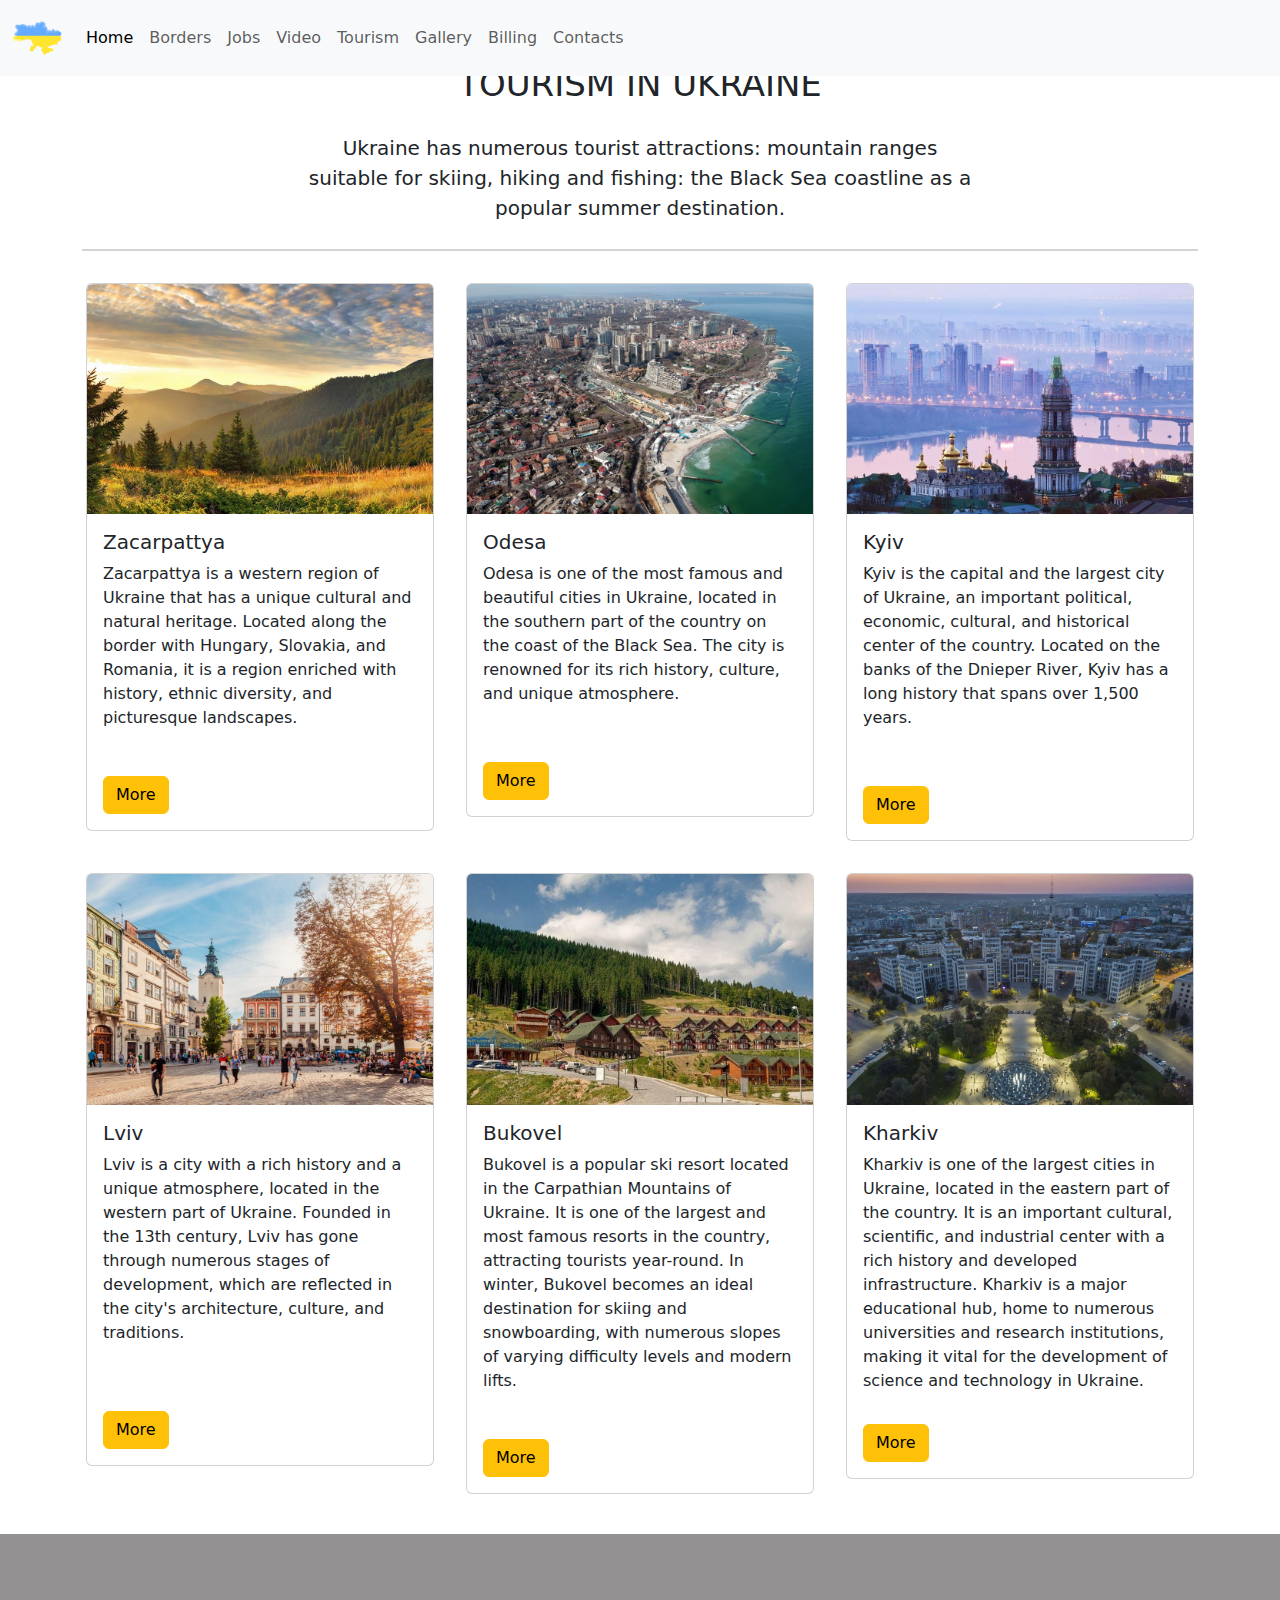
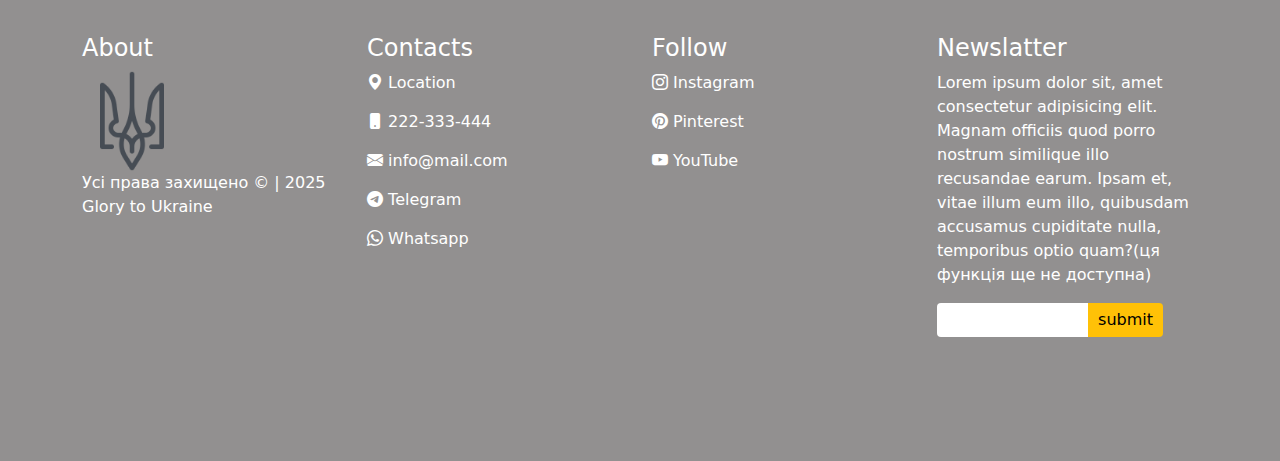
<file: Новая папка/tourism.html>
<!DOCTYPE html>
<html lang="en">

<head>
    <meta charset="UTF-8">
    <meta name="viewport" content="width=device-width, initial-scale=1.0">
    <title>Ukraine</title>
    <link rel="stylesheet" href="css/style.css">
    <link href="https://cdn.jsdelivr.net/npm/bootstrap@5.3.3/dist/css/bootstrap.min.css" rel="stylesheet"
        integrity="sha384-QWTKZyjpPEjISv5WaRU9OFeRpok6YctnYmDr5pNlyT2bRjXh0JMhjY6hW+ALEwIH" crossorigin="anonymous">
    <link rel="stylesheet" href="https://cdn.jsdelivr.net/npm/bootstrap-icons@1.11.3/font/bootstrap-icons.min.css">-
</head>

<body>
    <nav class="navbar navbar-expand-lg bg-body-tertiary fixed-top">
        <div class="container-fluid">
            <a class="navbar-brand" href="#">
                <img src="img/logo.png" alt="logo" style="width: 50px;">
            </a>
            <button class="navbar-toggler" type="button" data-bs-toggle="collapse" data-bs-target="#navbarNav"
                aria-controls="navbarNav" aria-expanded="false" aria-label="Toggle navigation">
                <span class="navbar-toggler-icon"></span>
            </button>
            <div class="collapse navbar-collapse" id="navbarNav">
                <ul class="navbar-nav">
                    <li class="nav-item">
                        <a class="nav-link active" aria-current="page" href="index.html">Home</a>
                    </li>
                    <li class="nav-item">
                        <a class="nav-link" href="index.html#borders">Borders</a>
                    </li>
                    <li class="nav-item">
                        <a class="nav-link" href="index.html#jobs">Jobs</a>
                    </li>
                    <li class="nav-item">
                        <a class="nav-link" href="video.html">Video</a>
                    </li>
                    <li class="nav-item">
                        <a class="nav-link" href="tourism.html">Tourism</a>
                    </li>
                    <li class="nav-item">
                        <a class="nav-link" href="gallery.html">Gallery</a>
                    </li>
                    <li class="nav-item">
                        <a class="nav-link" href="billing.html">Billing</a>
                    </li>
                    <li class="nav-item">
                        <a class="nav-link" href="contacts.html">Contacts</a>
                    </li>
                </ul>
            </div>
        </div>
    </nav>
    <main id="main">
        <section id="tourism">
            <div class="container">
                <div class="section-title">
                    <h2>Tourism in Ukraine</h2>
                    <p>Ukraine has numerous tourist attractions: mountain ranges suitable for skiing, hiking and fishing: the Black Sea coastline as a popular summer destination.</p>
                    <hr>
                </div>
                <div class="row">
                    <div class="col-xl-4 col-md-6 p-3">
                        <div class="card">
                            <img src="img/anons/01-anons.jpg" class="card-img-top" alt="anons">
                            <div class="card-body">
                                <h5 class="card-title">Zacarpattya</h5>
                                <p class="card-text"  style="padding-bottom: 30px;">Zacarpattya is a western region of Ukraine that has a unique cultural and natural heritage. Located along the border with Hungary, Slovakia, and Romania, it is a region enriched with history, ethnic diversity, and picturesque landscapes.</p>
                                <a href="01zacarpattya.html" class="btn btn-warning">More</a>
                            </div>
                        </div>
                    </div>
                    <div class="col-xl-4 col-md-6 p-3">
                        <div class="card">
                            <img src="img/anons/02-anons.jpg" class="card-img-top" alt="anons">
                            <div class="card-body">
                                <h5 class="card-title">Odesa</h5>
                                <p class="card-text"  style="padding-bottom: 40px;">Odesa is one of the most famous and beautiful cities in Ukraine, located in the southern part of the country on the coast of the Black Sea. The city is renowned for its rich history, culture, and unique atmosphere.</p>
                                <a href="01odesa.html" class="btn btn-warning">More</a>
                            </div>
                        </div>
                    </div>
                    <div class="col-xl-4 col-md-6 p-3">
                        <div class="card">
                            <img src="img/anons/03-anons.jpg" class="card-img-top" alt="anons">
                            <div class="card-body">
                                <h5 class="card-title">Kyiv</h5>
                                <p class="card-text"  style="padding-bottom: 40px;">Kyiv is the capital and the largest city of Ukraine, an important political, economic, cultural, and historical center of the country. Located on the banks of the Dnieper River, Kyiv has a long history that spans over 1,500 years.</p>
                                <a href="01kyiv.html" class="btn btn-warning">More</a>
                            </div>
                        </div>
                    </div>
                    <div class="col-xl-4 col-md-6 p-3">
                        <div class="card">
                            <img src="img/anons/04-anons.jpg" class="card-img-top" alt="anons">
                            <div class="card-body">
                                <h5 class="card-title">Lviv</h5>
                                <p class="card-text"  style="padding-bottom: 50px;">Lviv is a city with a rich history and a unique atmosphere, located in the western part of Ukraine. Founded in the 13th century, Lviv has gone through numerous stages of development, which are reflected in the city's architecture, culture, and traditions.</p>
                                <a href="01lviv.html" class="btn btn-warning">More</a>
                            </div>
                        </div>
                    </div>
                    <div class="col-xl-4 col-md-6 p-3">
                        <div class="card">
                            <img src="img/anons/05-anons.jpg" class="card-img-top" alt="anons">
                            <div class="card-body">
                                <h5 class="card-title">Bukovel</h5>
                                <p class="card-text"  style="padding-bottom: 30px;">Bukovel is a popular ski resort located in the Carpathian Mountains of Ukraine. It is one of the largest and most famous resorts in the country, attracting tourists year-round. In winter, Bukovel becomes an ideal destination for skiing and snowboarding, with numerous slopes of varying difficulty levels and modern lifts.</p>
                                <a href="01bukovel.html" class="btn btn-warning">More</a>
                            </div>
                        </div>
                    </div>
                    <div class="col-xl-4 col-md-6 p-3">
                        <div class="card">
                            <img src="img/anons/06-anons.jpg" class="card-img-top" alt="anons">
                            <div class="card-body">
                                <h5 class="card-title">Kharkiv</h5>
                                <p class="card-text" style="padding-bottom: 15px;">Kharkiv is one of the largest cities in Ukraine, located in the eastern part of the country. It is an important cultural, scientific, and industrial center with a rich history and developed infrastructure. Kharkiv is a major educational hub, home to numerous universities and research institutions, making it vital for the development of science and technology in Ukraine.</p>
                                <a href="01kharkiv.html" class="btn btn-warning">More</a>
                            </div>
                        </div>
                    </div>
                </div>
            </div>
            <div class="d-flex justify-content-center mt-4">
                
            </div>
            </div>
        </section>
    </main>
    <footer id="footer">
        <div class="container">
            <div class="row">
                <div class="col-xl-3 col-md-6 footer-info pb-4">
                    <h4>About</h4>
                    <a href="index.html"><img src="img/ukraine.png" alt="logo" class="logo"></a>
                    <p>Усі права захищено © | 2025
                        Glory to Ukraine
                    </p>
                </div>
                <div class="col-xl-3 col-md-6 footer-links pb-4">
                    <h4>Contacts</h4>
                    <ul>
                        <li><a href="https://maps.app.goo.gl/LLhSZV8zHzN7e47a8" target="_blank"><i
                                    class="bi bi-geo-alt-fill"></i> Location</a></li>
                        <li><a href="tel:+222-333-444" target="_blank"><i class="bi bi-phone-fill"></i> 222-333-444</a>
                        </li>
                        <li><a href="mailto:info@mail.com" target="_blank"><i class="bi bi-envelope-fill"></i>
                                info@mail.com</a></li>
                        <li><a href="https://t.me/+V5ZdwowkB_TPWVcL" target="_blank"> <i class="bi bi-telegram"></i>
                                Telegram</a></li>
                        <li><a href="#" target="_blank"><i class="bi bi-whatsapp"></i> Whatsapp</a></li>

                    </ul>
                </div>
                <div class="col-xl-3 col-md-6 footer-links pb-4">
                    <h4>Follow</h4>
                    <ul>
                        <li><a href="https://www.instagram.com/tsnua/" target="_blank"><i class="bi bi-instagram"></i> Instagram</a></li>
                        <li><a href="https://ru.pinterest.com/search/pins/?q=Ukraine&rs=typed" target="_blank"><i class="bi bi-pinterest"></i> Pinterest</a></li>
                        
                        <li><a href="https://www.youtube.com/@tsn" target="_blank"><i class="bi bi-youtube"></i> YouTube</a></li>
                    </ul>
                </div>
                <div class="col-xl-3 col-md-6 footer-newslatter pb-4">
                    <h4>Newslatter</h4>
                    <p>Lorem ipsum dolor sit, amet consectetur adipisicing elit. Magnam officiis quod porro nostrum
                        similique illo recusandae earum. Ipsam et, vitae illum eum illo, quibusdam accusamus cupiditate
                        nulla, temporibus optio quam?(ця функція ще не доступна)</p>
                    <form action="#">
                        <input type="email" name="newslatter" id="newslatter">
                        <input type="submit" value="submit">
                    </form>
                </div>
            </div>
        </div>
    </footer>





    <script src="https://cdn.jsdelivr.net/npm/bootstrap@5.3.3/dist/js/bootstrap.bundle.min.js"
        integrity="sha384-YvpcrYf0tY3lHB60NNkmXc5s9fDVZLESaAA55NDzOxhy9GkcIdslK1eN7N6jIeHz"
        crossorigin="anonymous"></script>
</body>

</html>
</file>
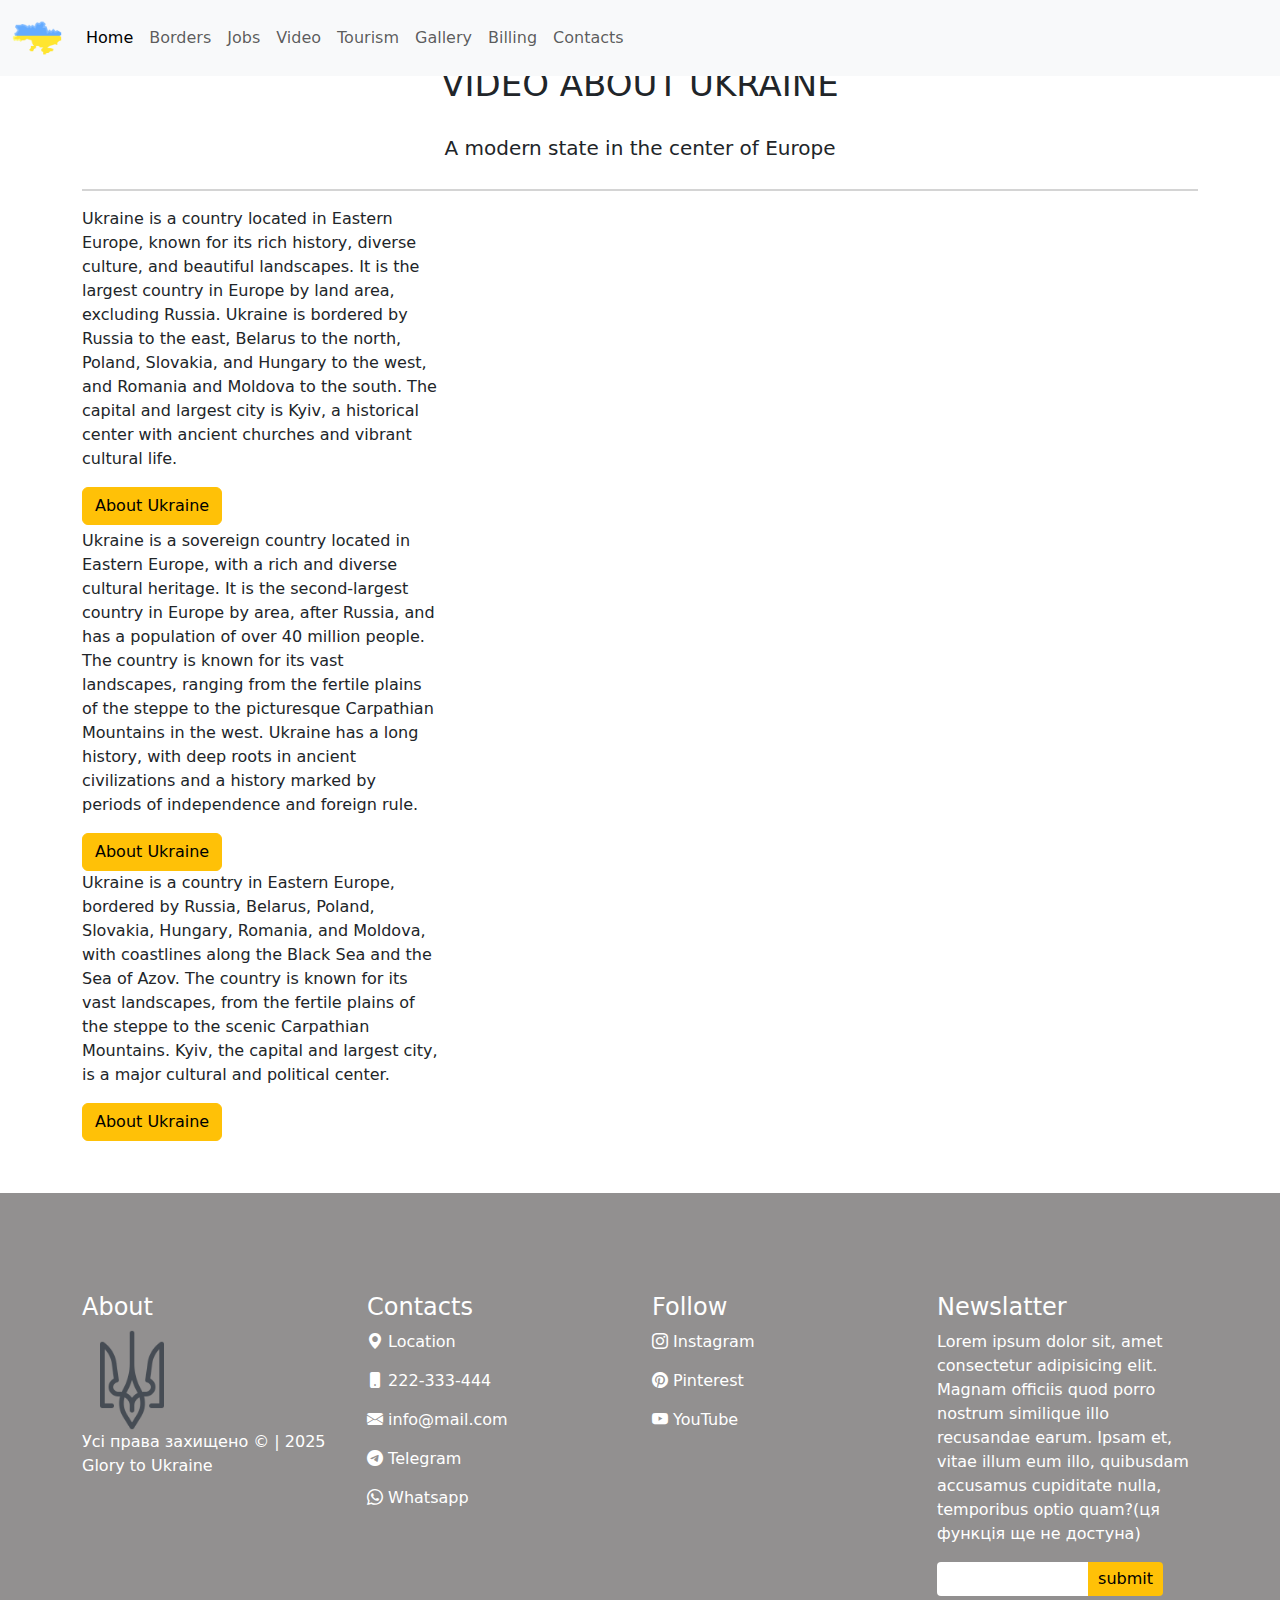
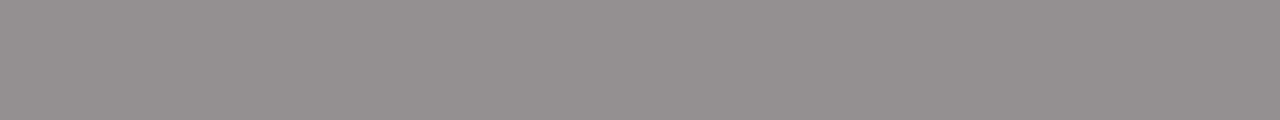
<file: Новая папка/video.html>
<!DOCTYPE html>
<html lang="en">

<head>
    <meta charset="UTF-8">
    <meta name="viewport" content="width=device-width, initial-scale=1.0">
    <title>Ukraine</title>
    <link rel="stylesheet" href="css/style.css">
    <link href="https://cdn.jsdelivr.net/npm/bootstrap@5.3.3/dist/css/bootstrap.min.css" rel="stylesheet"
        integrity="sha384-QWTKZyjpPEjISv5WaRU9OFeRpok6YctnYmDr5pNlyT2bRjXh0JMhjY6hW+ALEwIH" crossorigin="anonymous">
    <link rel="stylesheet" href="https://cdn.jsdelivr.net/npm/bootstrap-icons@1.11.3/font/bootstrap-icons.min.css">-
</head>

<body>
    <nav class="navbar navbar-expand-lg bg-body-tertiary fixed-top">
        <div class="container-fluid">
            <a class="navbar-brand" href="#">
                <img src="img/logo.png" alt="logo" style="width: 50px;">
            </a>
            <button class="navbar-toggler" type="button" data-bs-toggle="collapse" data-bs-target="#navbarNav"
                aria-controls="navbarNav" aria-expanded="false" aria-label="Toggle navigation">
                <span class="navbar-toggler-icon"></span>
            </button>
            <div class="collapse navbar-collapse" id="navbarNav">
                <ul class="navbar-nav">
                    <li class="nav-item">
                        <a class="nav-link active" aria-current="page" href="index.html">Home</a>
                    </li>
                    <li class="nav-item">
                        <a class="nav-link" href="index.html#borders">Borders</a>
                    </li>
                    <li class="nav-item">
                        <a class="nav-link" href="index.html#jobs">Jobs</a>
                    </li>
                    <li class="nav-item">
                        <a class="nav-link" href="video.html">Video</a>
                    </li>
                    <li class="nav-item">
                        <a class="nav-link" href="tourism.html">Tourism</a>
                    </li>
                    <li class="nav-item">
                        <a class="nav-link" href="gallery.html">Gallery</a>
                    </li>
                    <li class="nav-item">
                        <a class="nav-link" href="billing.html">Billing</a>
                    </li>
                    <li class="nav-item">
                        <a class="nav-link" href="contacts.html">Contacts</a>
                    </li>
                </ul>
            </div>
        </div>
    </nav>
<main id="main">
    <section id="video">
        <div class="container">
                    <div class="section-title">
                        <h2>Video about Ukraine</h2>
                        <p>A modern state in the center of Europe</p>
                        <hr>
                    </div>
            <div class="row">

                <div class="col-xl-4">
                    <p>Ukraine is a country located in Eastern Europe, known for its rich history, diverse culture, and beautiful landscapes. It is the largest country in Europe by land area, excluding Russia. Ukraine is bordered by Russia to the east, Belarus to the north, Poland, Slovakia, and Hungary to the west, and Romania and Moldova to the south. The capital and largest city is Kyiv, a historical center with ancient churches and vibrant cultural life.</p>
                    <button type="button" class="btn btn-warning">About Ukraine</button>
                </div>
                <div class="col-xl-8">
                    <iframe width="100%" height="315" src="https://www.youtube.com/embed/qOhk7YyxXQ4?si=462McBTAZs45BnFD" title="YouTube video player" frameborder="0" allow="accelerometer; autoplay; clipboard-write; encrypted-media; gyroscope; picture-in-picture; web-share" referrerpolicy="strict-origin-when-cross-origin" allowfullscreen></iframe>
                </div>

                <div class="col-xl-4">
                    <p>Ukraine is a sovereign country located in Eastern Europe, with a rich and diverse cultural heritage. It is the second-largest country in Europe by area, after Russia, and has a population of over 40 million people. The country is known for its vast landscapes, ranging from the fertile plains of the steppe to the picturesque Carpathian Mountains in the west. Ukraine has a long history, with deep roots in ancient civilizations and a history marked by periods of independence and foreign rule.</p>
                    <button type="button" class="btn btn-warning">About Ukraine</button>
                </div>
                <div class="col-xl-8">
                    <iframe width="100%" height="315" src="https://www.youtube.com/embed/5d5aeIQaTUA?si=Yxhtxp5KjKfllvhX" title="YouTube video player" frameborder="0" allow="accelerometer; autoplay; clipboard-write; encrypted-media; gyroscope; picture-in-picture; web-share" referrerpolicy="strict-origin-when-cross-origin" allowfullscreen></iframe>
                </div>

                
                <div class="col-xl-4">
                    <p>Ukraine is a country in Eastern Europe, bordered by Russia, Belarus, Poland, Slovakia, Hungary, Romania, and Moldova, with coastlines along the Black Sea and the Sea of Azov. The country is known for its vast landscapes, from the fertile plains of the steppe to the scenic Carpathian Mountains. Kyiv, the capital and largest city, is a major cultural and political center.</p>
                    <button type="button" class="btn btn-warning">About Ukraine</button>
                </div>
                <div class="col-xl-8">
                    <iframe width="100%" height="315" src="https://www.youtube.com/embed/jU2A0O-MwQA?si=It5lpIDt3kwOzH31" title="YouTube video player" frameborder="0" allow="accelerometer; autoplay; clipboard-write; encrypted-media; gyroscope; picture-in-picture; web-share" referrerpolicy="strict-origin-when-cross-origin" allowfullscreen></iframe>
                </div>
                
            </div>
        </div>

    </section>
                

    </main>
    <footer id="footer">
        <div class="container">
            <div class="row">
                <div class="col-xl-3 col-md-6 footer-info pb-4">
                    <h4>About</h4>
                    <a href="index.html"><img src="img/ukraine.png" alt="logo" class="logo"></a>
                    <p>Усі права захищено © | 2025
                        Glory to Ukraine</p>
                </div>
                <div class="col-xl-3 col-md-6 footer-links pb-4">
                    <h4>Contacts</h4>
                    <ul>
                        <li><a href="https://maps.app.goo.gl/LLhSZV8zHzN7e47a8" target="_blank"><i
                                    class="bi bi-geo-alt-fill"></i> Location</a></li>
                        <li><a href="tel:+222-333-444" target="_blank"><i class="bi bi-phone-fill"></i> 222-333-444</a>
                        </li>
                        <li><a href="mailto:info@mail.com" target="_blank"><i class="bi bi-envelope-fill"></i>
                                info@mail.com</a></li>
                        <li><a href="https://t.me/+V5ZdwowkB_TPWVcL" target="_blank"> <i class="bi bi-telegram"></i>
                                Telegram</a></li>
                        <li><a href="#" target="_blank"><i class="bi bi-whatsapp"></i> Whatsapp</a></li>

                    </ul>
                </div>
                <div class="col-xl-3 col-md-6 footer-links pb-4">
                    <h4>Follow</h4>
                    <ul>
                        <li><a href="https://www.instagram.com/tsnua/" target="_blank"><i class="bi bi-instagram"></i> Instagram</a></li>
                        <li><a href="https://ru.pinterest.com/search/pins/?q=Ukraine&rs=typed" target="_blank"><i class="bi bi-pinterest"></i> Pinterest</a></li>
                        
                        <li><a href="https://www.youtube.com/@tsn" target="_blank"><i class="bi bi-youtube"></i> YouTube</a></li>
                    </ul>
                </div>
                <div class="col-xl-3 col-md-6 footer-newslatter pb-4">
                    <h4>Newslatter</h4>
                    <p>Lorem ipsum dolor sit, amet consectetur adipisicing elit. Magnam officiis quod porro nostrum
                        similique illo recusandae earum. Ipsam et, vitae illum eum illo, quibusdam accusamus cupiditate
                        nulla, temporibus optio quam?(ця функція ще не достуна)</p>
                    <form action="#">
                        <input type="email" name="newslatter" id="newslatter">
                        <input type="submit" value="submit">
                    </form>
                </div>
            </div>
        </div>
    </footer>





    <script src="https://cdn.jsdelivr.net/npm/bootstrap@5.3.3/dist/js/bootstrap.bundle.min.js"
        integrity="sha384-YvpcrYf0tY3lHB60NNkmXc5s9fDVZLESaAA55NDzOxhy9GkcIdslK1eN7N6jIeHz"
        crossorigin="anonymous"></script>
</body>

</html>
</file>
<file: Новая папка/css/style.css>
.section-title {
    text-align: center;
}

.section-title h2 {
    padding-bottom: 20px;
    font-size: 34px;
    text-transform: uppercase;
    font-weight: 500;
}

.section-title p {
    padding-bottom: 10px;
    font-size: 20px;
    width: 60%;
    margin: 0 auto;
}

.section-title hr {
    border: 1px solid #555454;
}
#main{
    margin-top: 40px;
}

#header {
    padding-top: 150px;
}

.video-container {
    position: relative;
    width: 100%;
    height: 100vh;
}

.video-container video {
    position: absolute;
    top: 0;
    left: 0;
    width: 100%;
    height: 100vh;
    object-fit: cover;
}

#about {
    padding: 100px 0;
}

#about .about-item {
    padding: 15px 0;
}

.bg1 {
    height: 400px;
    background-image: url(../img/ukraine-bg.jpg);
    background-repeat: no-repeat;
    background-size: cover;
    background-position: top center;
}

/* ======borders======= */
#borders {
    padding: 100px 0;
}

#borders .borders-item {
    padding: 15px 0;
}

#borders .borders-item ul li {
    padding-bottom: 15px;
    list-style-type: circle;
}

/* ======jobs=== */
#jobs {
    padding: 50px 0;
}

#jobs .jobs-item {
    padding: 15px 0;
}

#jobs .jobs-item ul li {
    padding-bottom: 15px;
    list-style-type: circle;
}

#jobs .jobs-card {
    border-radius: 10px 50px / 60px;
    background-color: #f3ecec;
    padding: 25px 0;
    margin: 10px 0;
    text-align: center;
}

/* =====anons======= */
#anons {
    padding: 50px 0;
}

.logo {
    width: 100px;
}

/* ===footer=== */
#footer {
    padding: 100px 0;
    background-color: #929090;
    color: #fff;
}

#footer ul {
    margin: 0;
    padding: 0;
}

#footer ul li {
    list-style-type: none;
    padding-bottom: 15px;
}

#footer ul li a {
    text-decoration: none;
    color: #fff;
}

#footer ul li a:hover {
    opacity: .8;
}

#footer .footer-newslatter input[type="email"] {
    padding: 5px 10px;
    border: 0;
    border-radius: 4px 0 0 4px;
    width: calc(100% - 110px);
    font-size: 16px;
}

#footer .footer-newslatter input[type="submit"] {
    padding: 5px 10px;
    border: 0;
    border-radius: 0 4px 4px 0;
    margin: -5px;
    background-color: #ffc107;
    font-size: 16px;
}
#billng{
    padding: 50px 0;
}
#billng .billing-card{
    padding-bottom: 16px;
}
#billng .billing-card i{
 font-size: 29px;
 padding-right: 5px;
}
#portfolio{
    padding: 100px 0;
}

.portfolio .portfolio-item {
    cursor: pointer;
    position: relative;
    display: block;
    max-width: 25rem;
    border-radius: 0.5rem;
    overflow: hidden;
  }
  .portfolio .portfolio-item .portfolio-item-caption {
    position: absolute;
    top: 0;
    left: 0;
    transition: all 0.2s ease-in-out;
    opacity: 0;
    background-color: #ffc107de;
  }
  .portfolio .portfolio-item .portfolio-item-caption:hover {
    opacity: 1;
  }
  .portfolio .portfolio-item .portfolio-item-caption .portfolio-item-caption-content {
    font-size: 1.5rem;
  }
  
  .portfolio-modal .btn-close {
    color: #1abc9c;
    font-size: 2rem;
    padding: 1rem;
  }
  .portfolio-modal .portfolio-modal-title {
    font-size: 2.25rem;
    line-height: 2rem;
  }
  @media (min-width: 992px) {
    .portfolio-modal .portfolio-modal-title {
      font-size: 3rem;
      line-height: 2.5rem;
    }
  }
</file>
